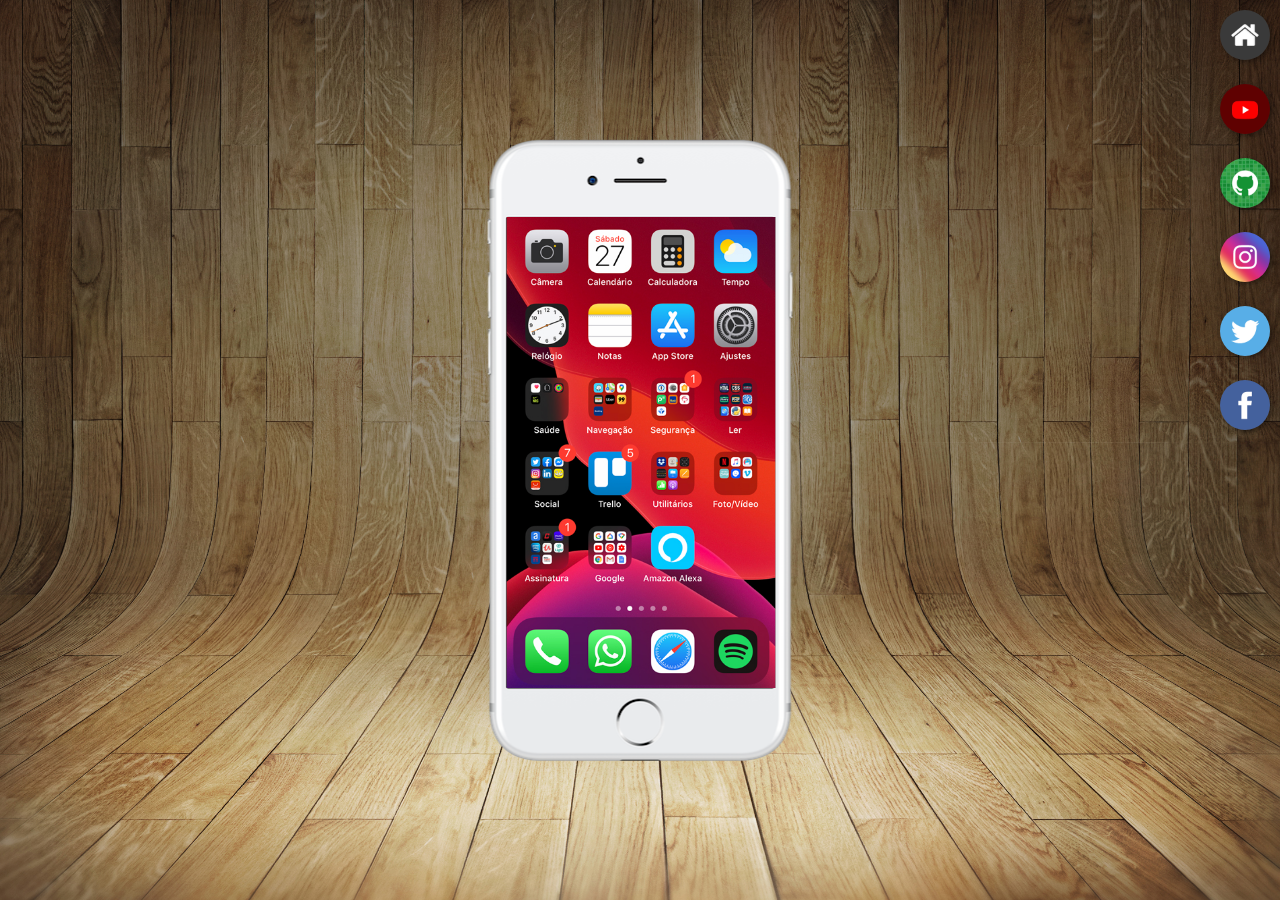
<file: index.html>
<!DOCTYPE html>
<html lang="Pt-br">
<head>
    <meta charset="UTF-8">
    <meta http-equiv="X-UA-Compatible" content="IE=edge">
    <meta name="viewport" content="width=device-width, initial-scale=1.0">
    <link rel="shortcut icon" href="imagens/favicon.ico" type="image/x-icon">
    <link rel="stylesheet" href="estilos/style.css">
    <title>Projetos redes sociais</title>
</head>
<body>
    <main>
        <section id="telefone">
            <iframe src="home.html" frameborder="0" name="tela" id="tela">Infelizmente o seu navegador não é compativel com esse recurso</iframe>
        </section>

        <section id="redes-sociais">
            <a href="home.html" target="tela"><img src="imagens/imagens/logo-home.jpg" alt="Botão Home"></a><br>
            <a href="youtube.html" target="tela"><img src="imagens/imagens/logo-youtube.jpg" alt="Botão YouTube"></a><br>
            <a href="github.html" target="tela"><img src="imagens/imagens/logo-github.jpg" alt=""></a><br>
            <a href="instagram.html" target="tela"><img src="imagens/imagens/logo-instagram.jpg" alt=""></a><br>
            <a href="twitter.html" target="tela"><img src="imagens/imagens/logo-twitter.jpg" alt=""></a><br>
            <a href="facebook.html" target="tela"><img src="imagens/imagens/logo-facebook.jpg" alt=""></a>
        </section>
    </main>
</body>
</html>
</file>
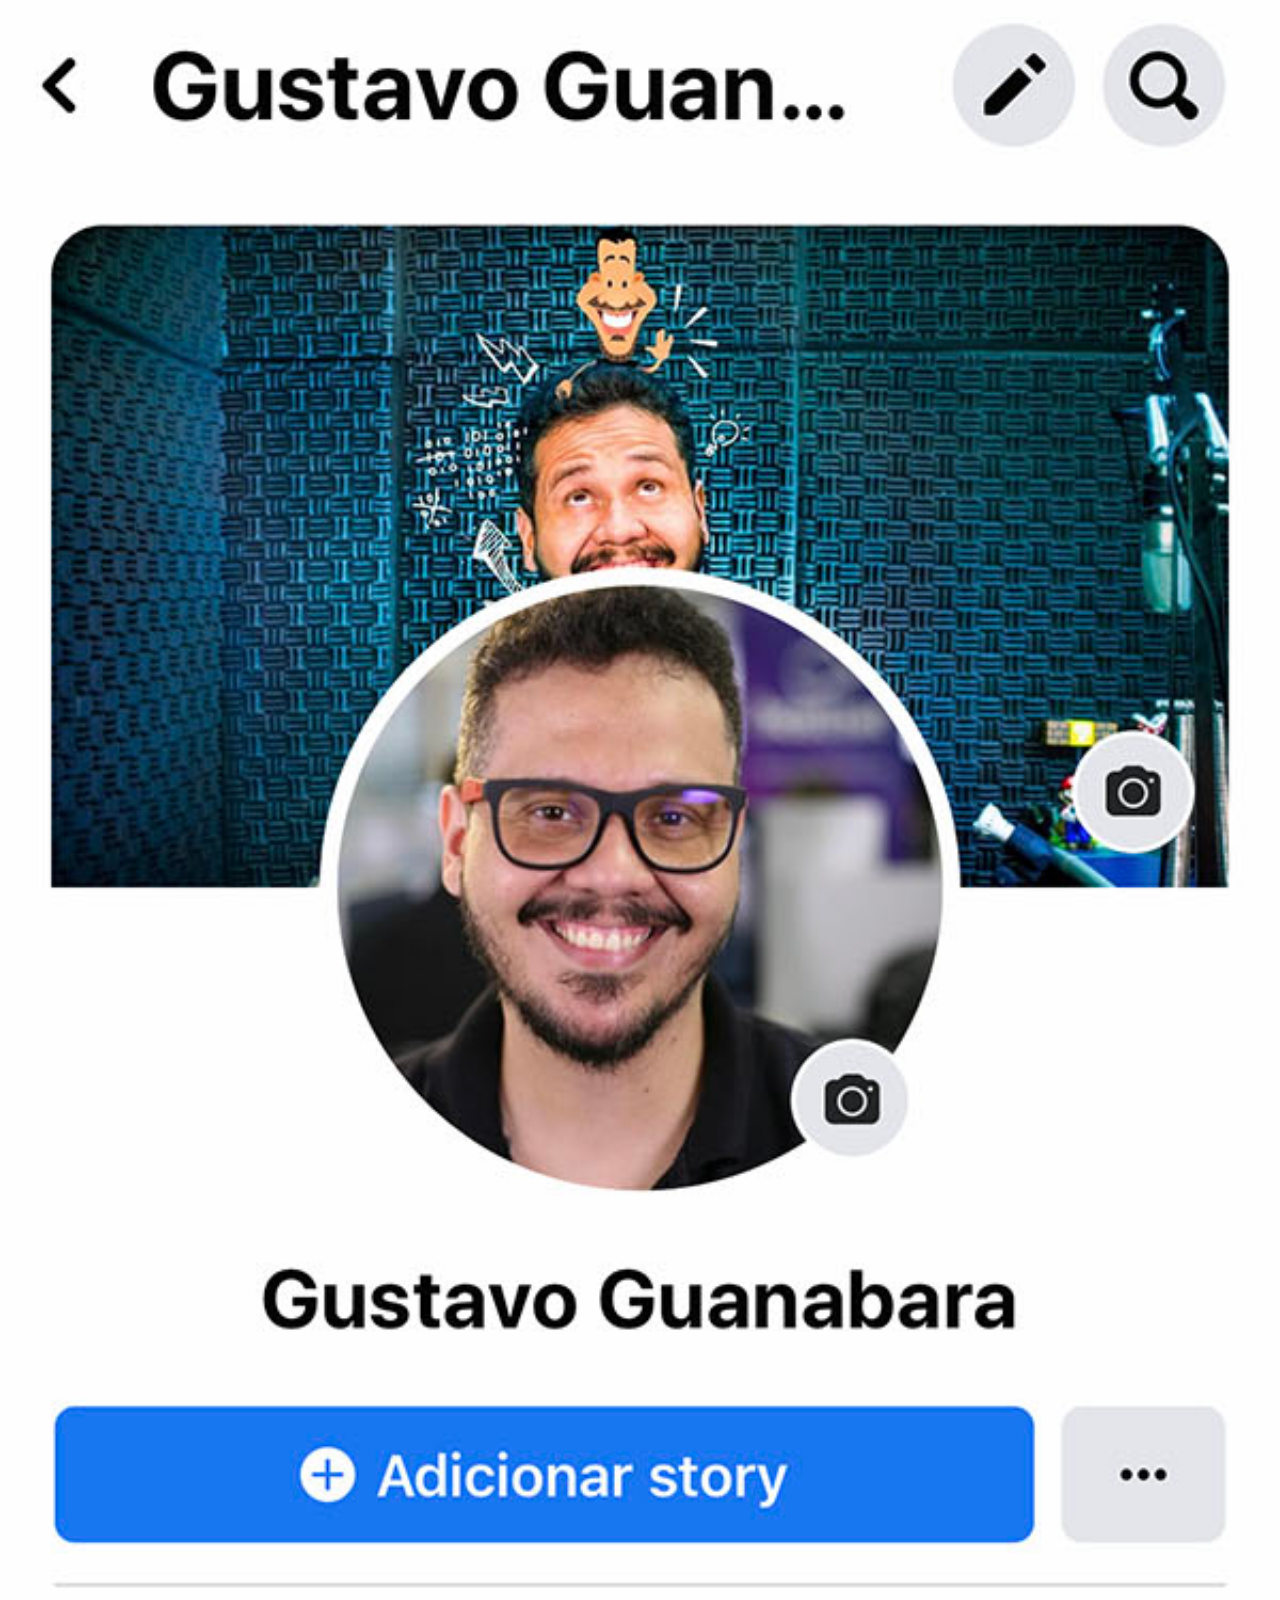
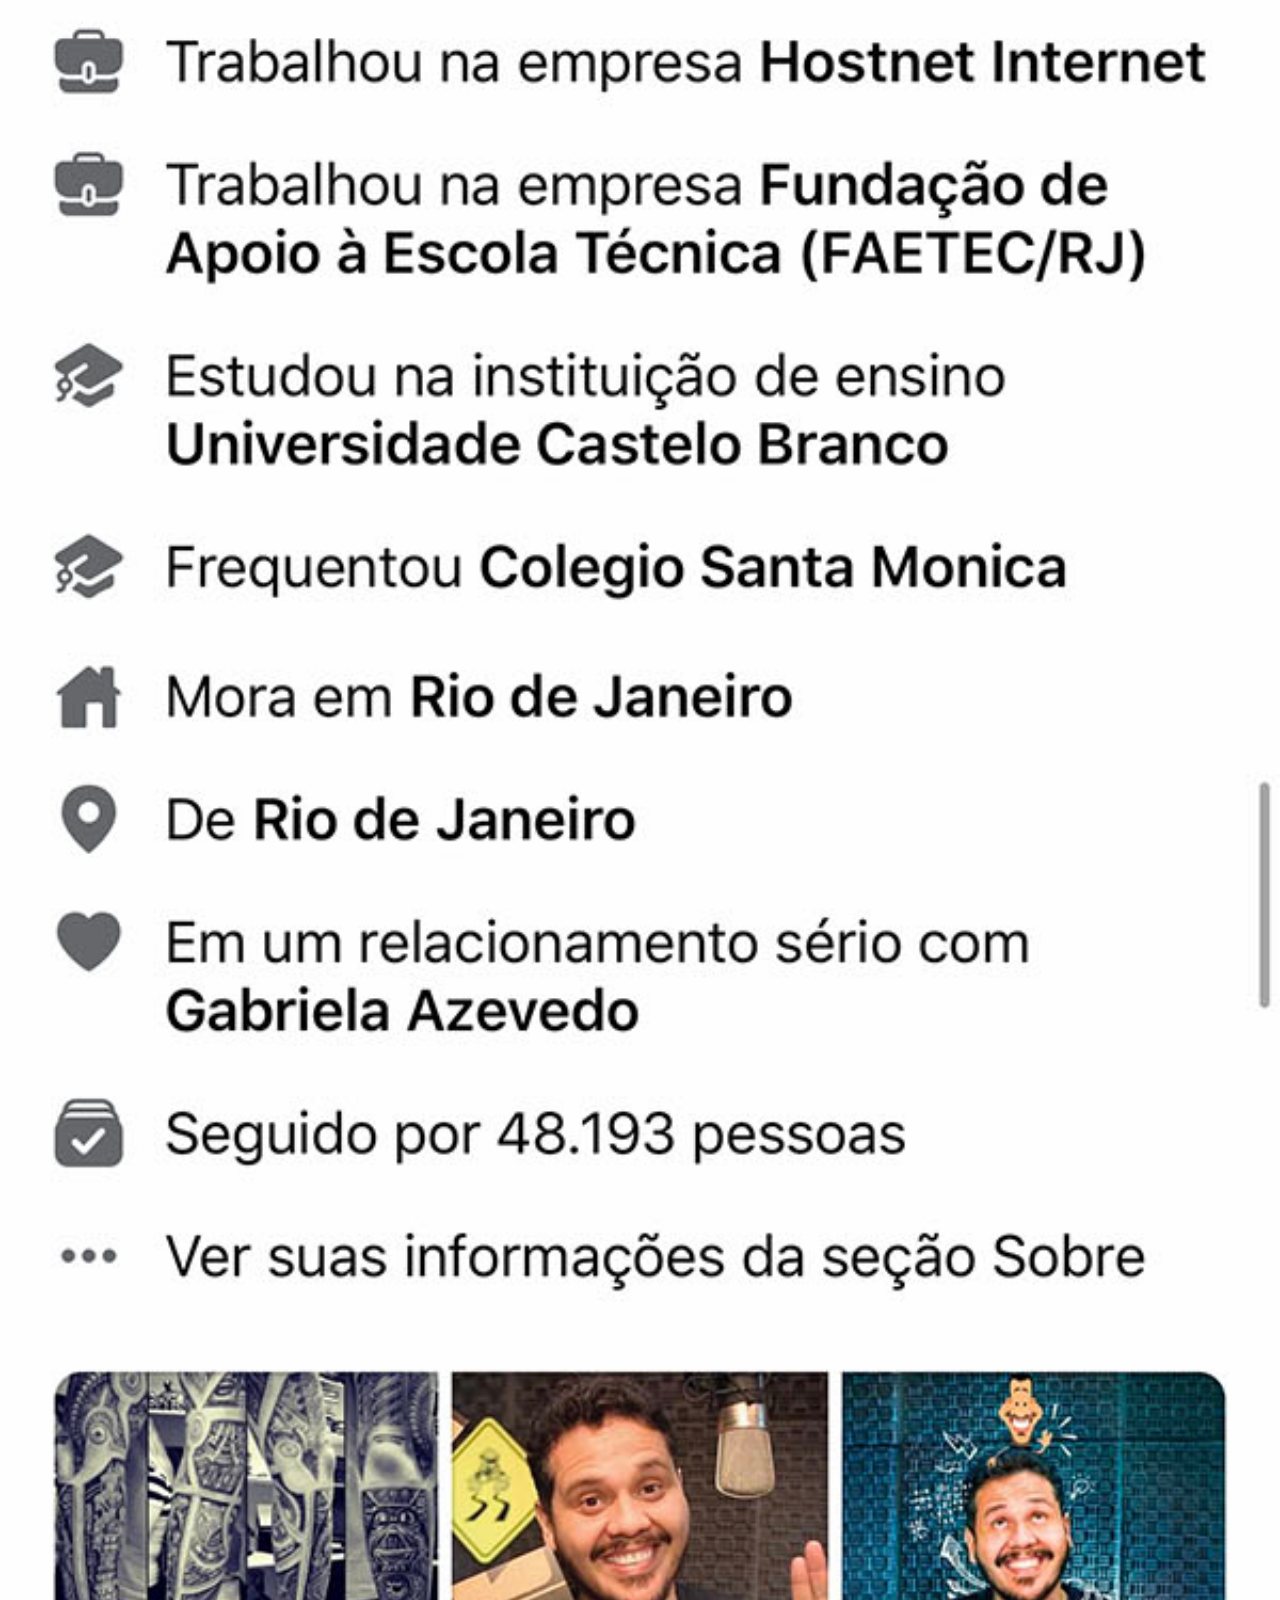
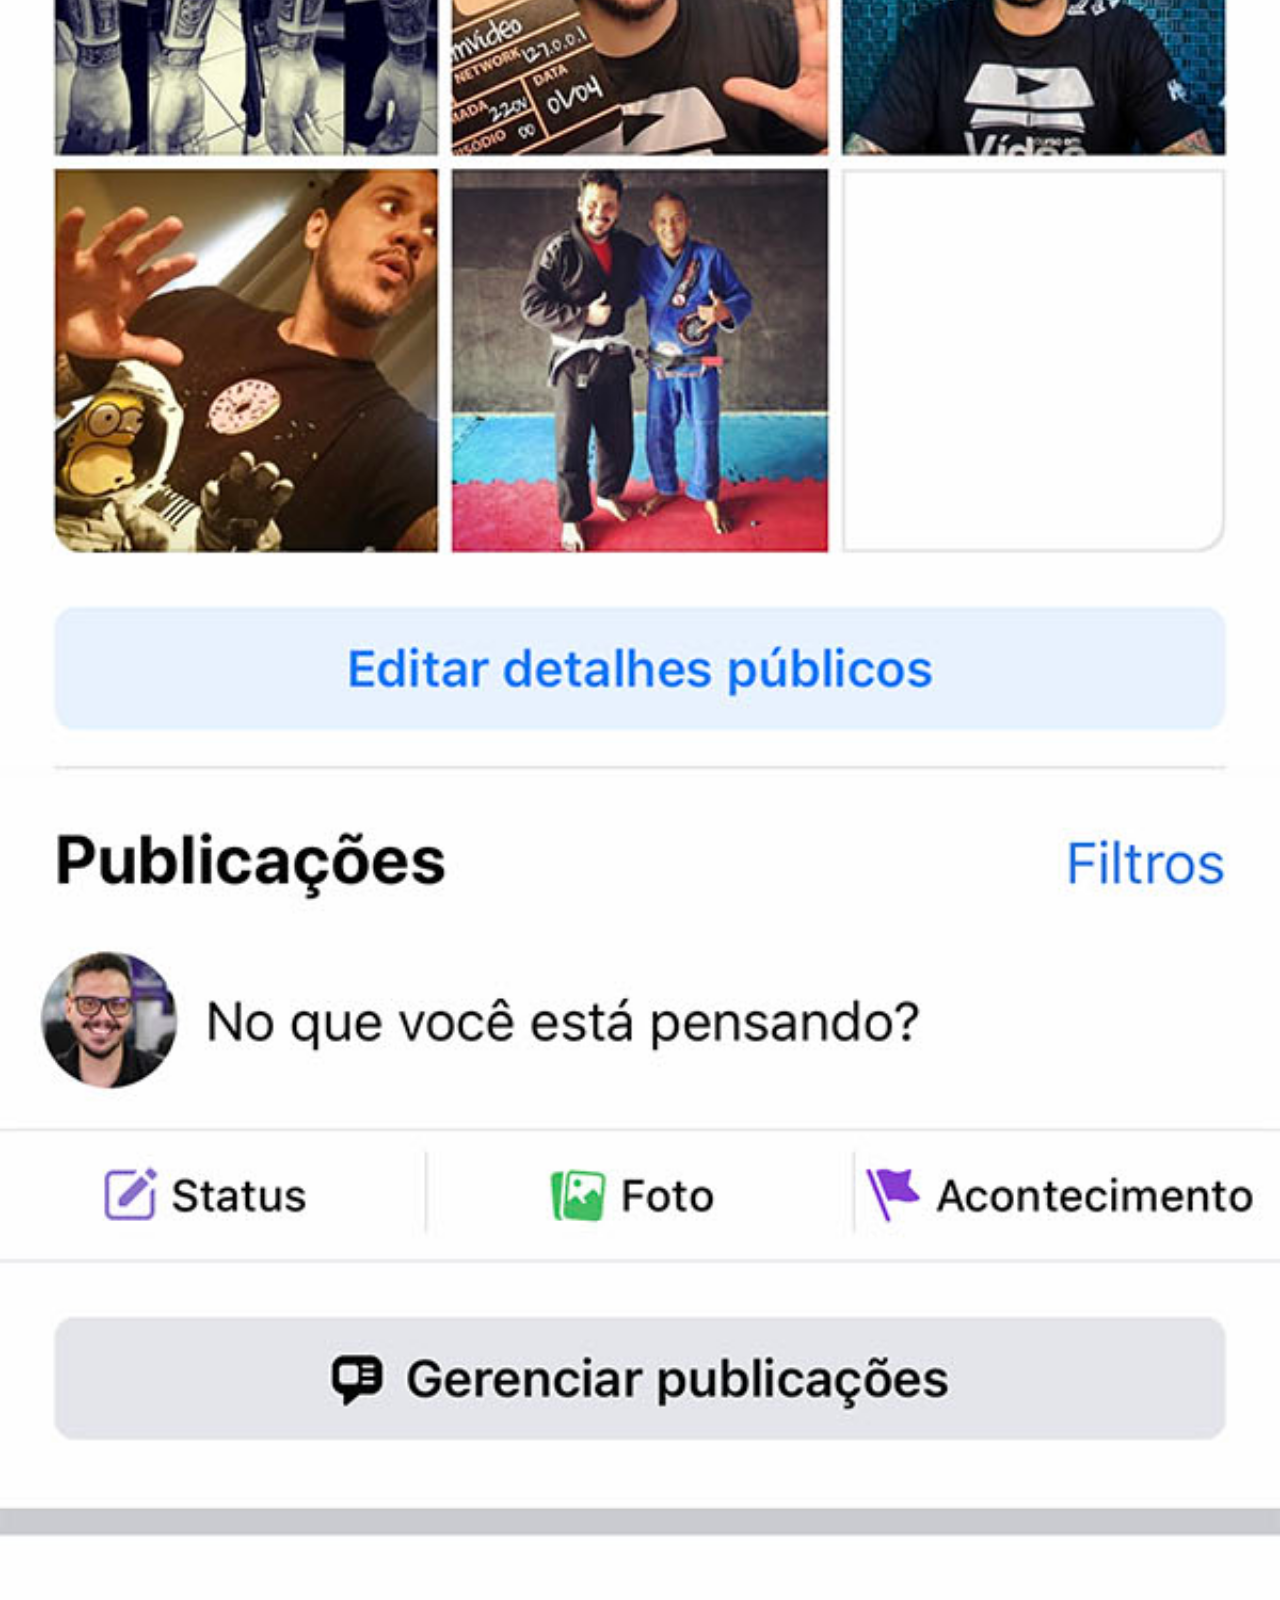
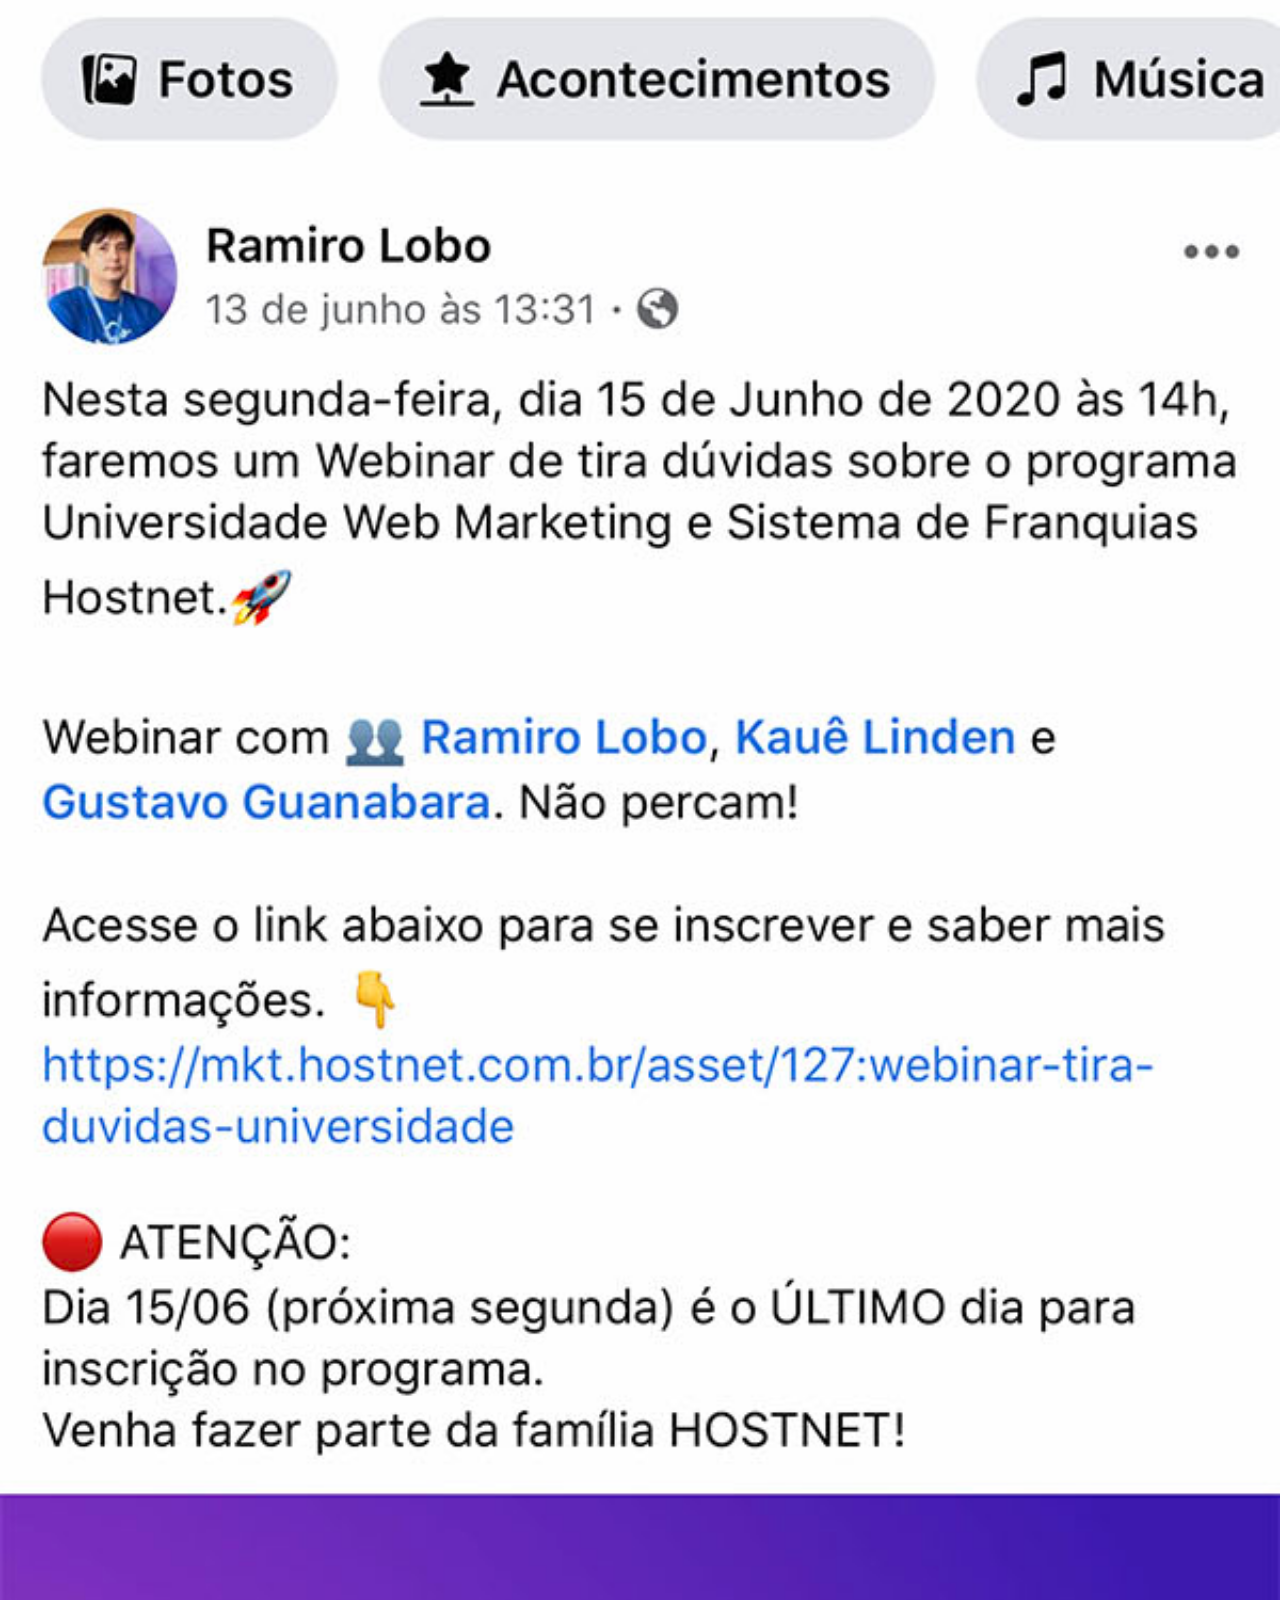
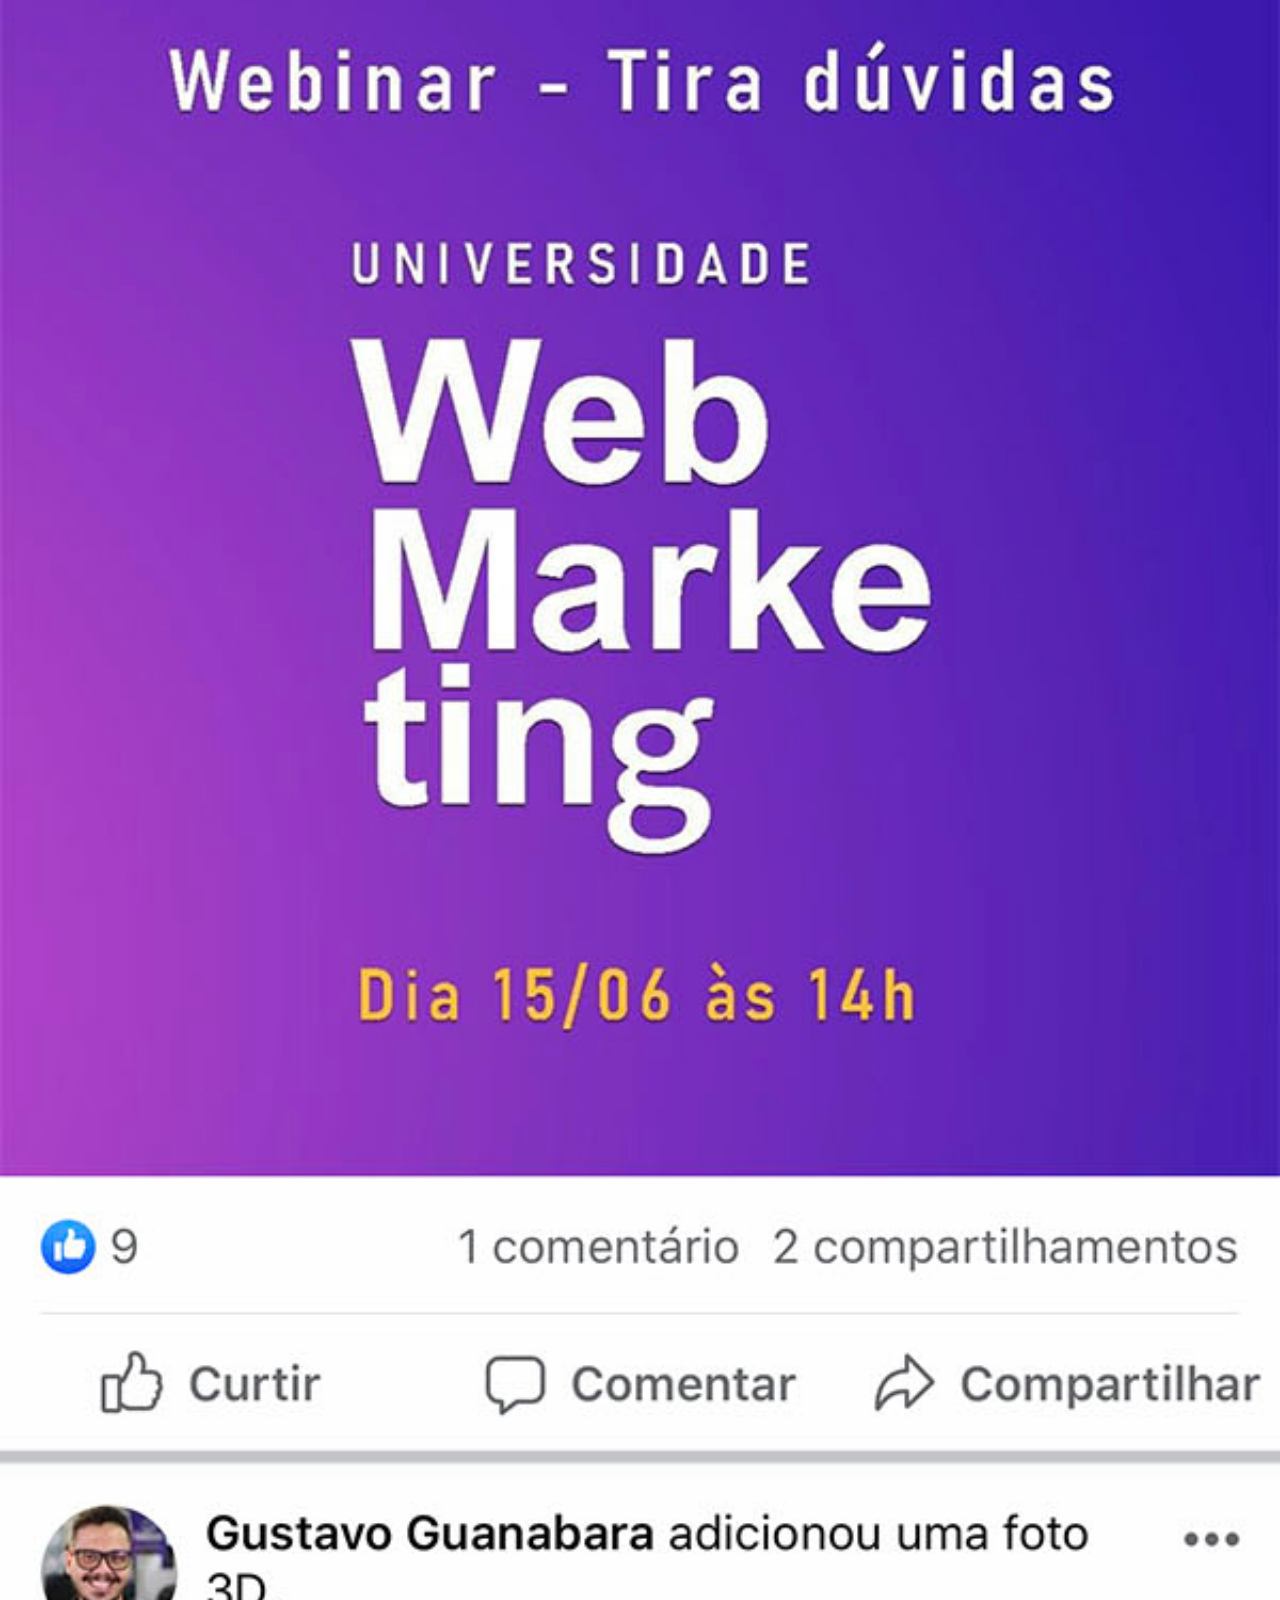
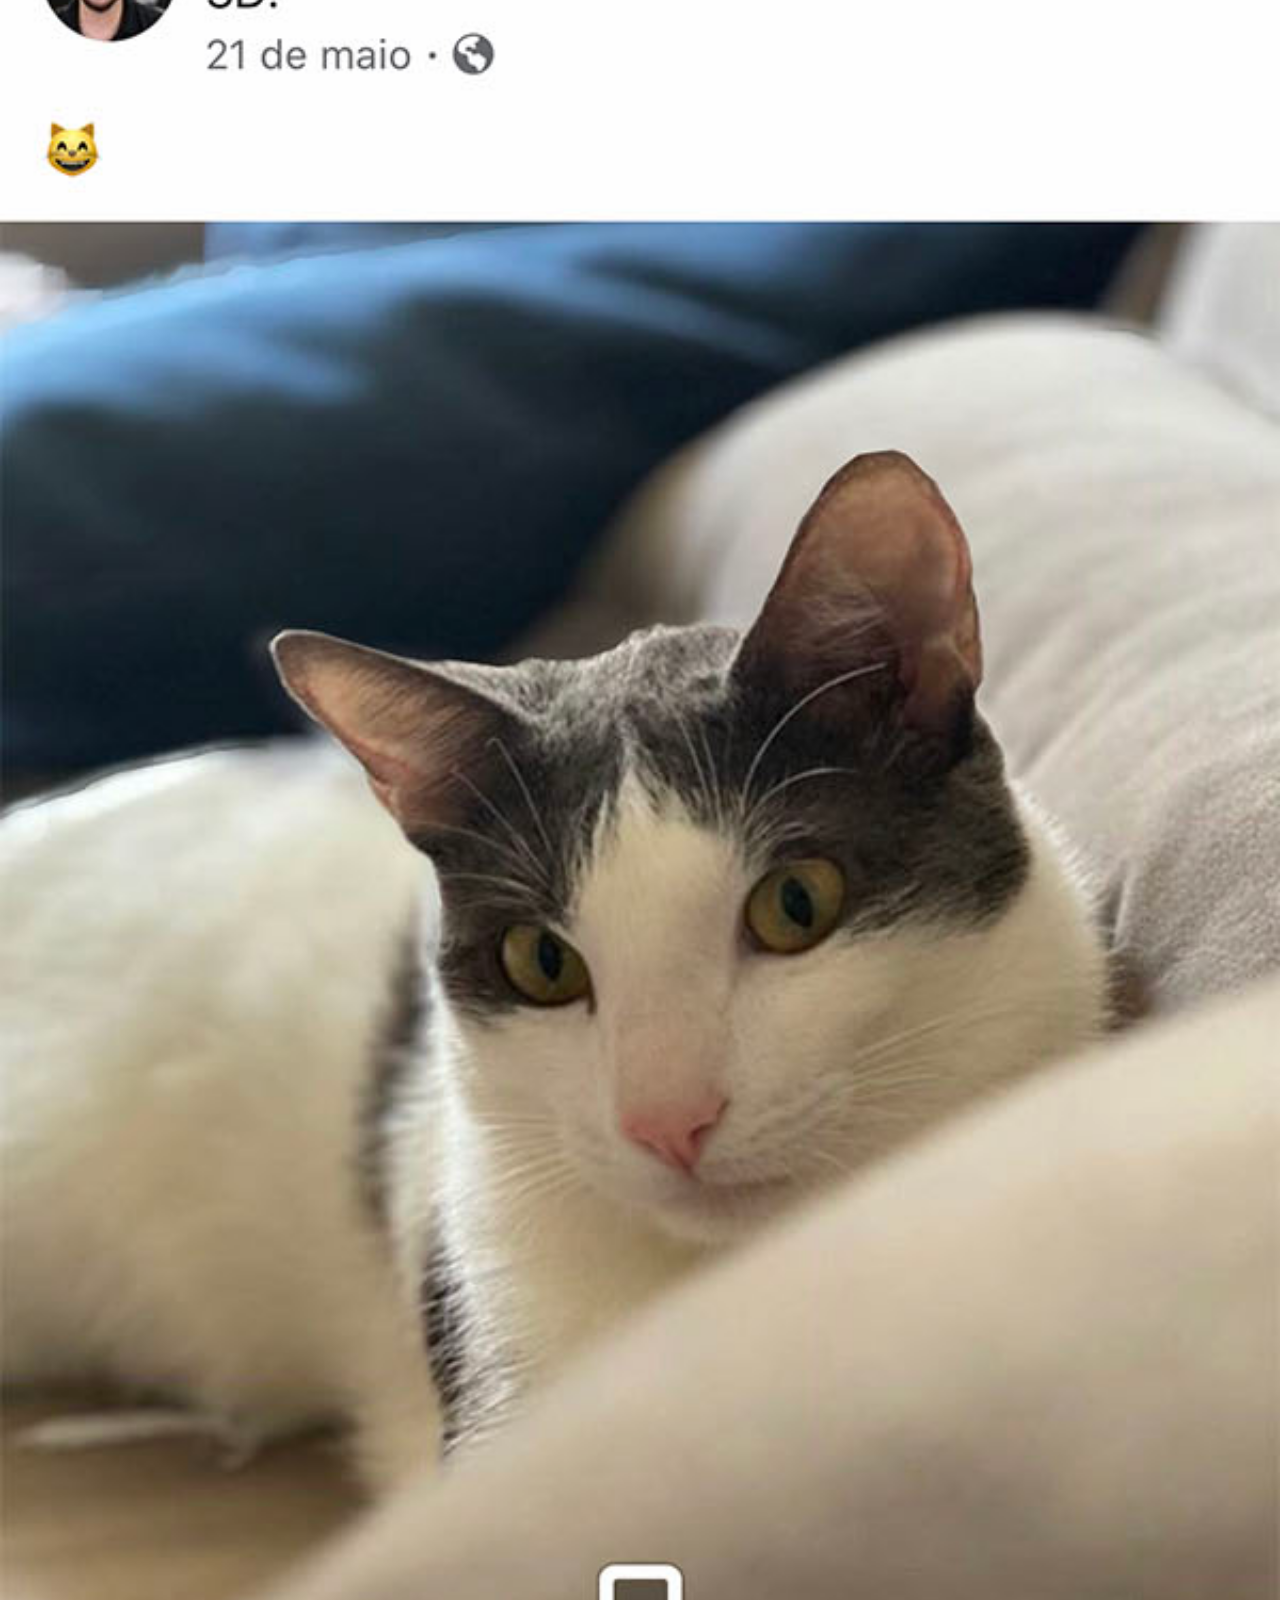
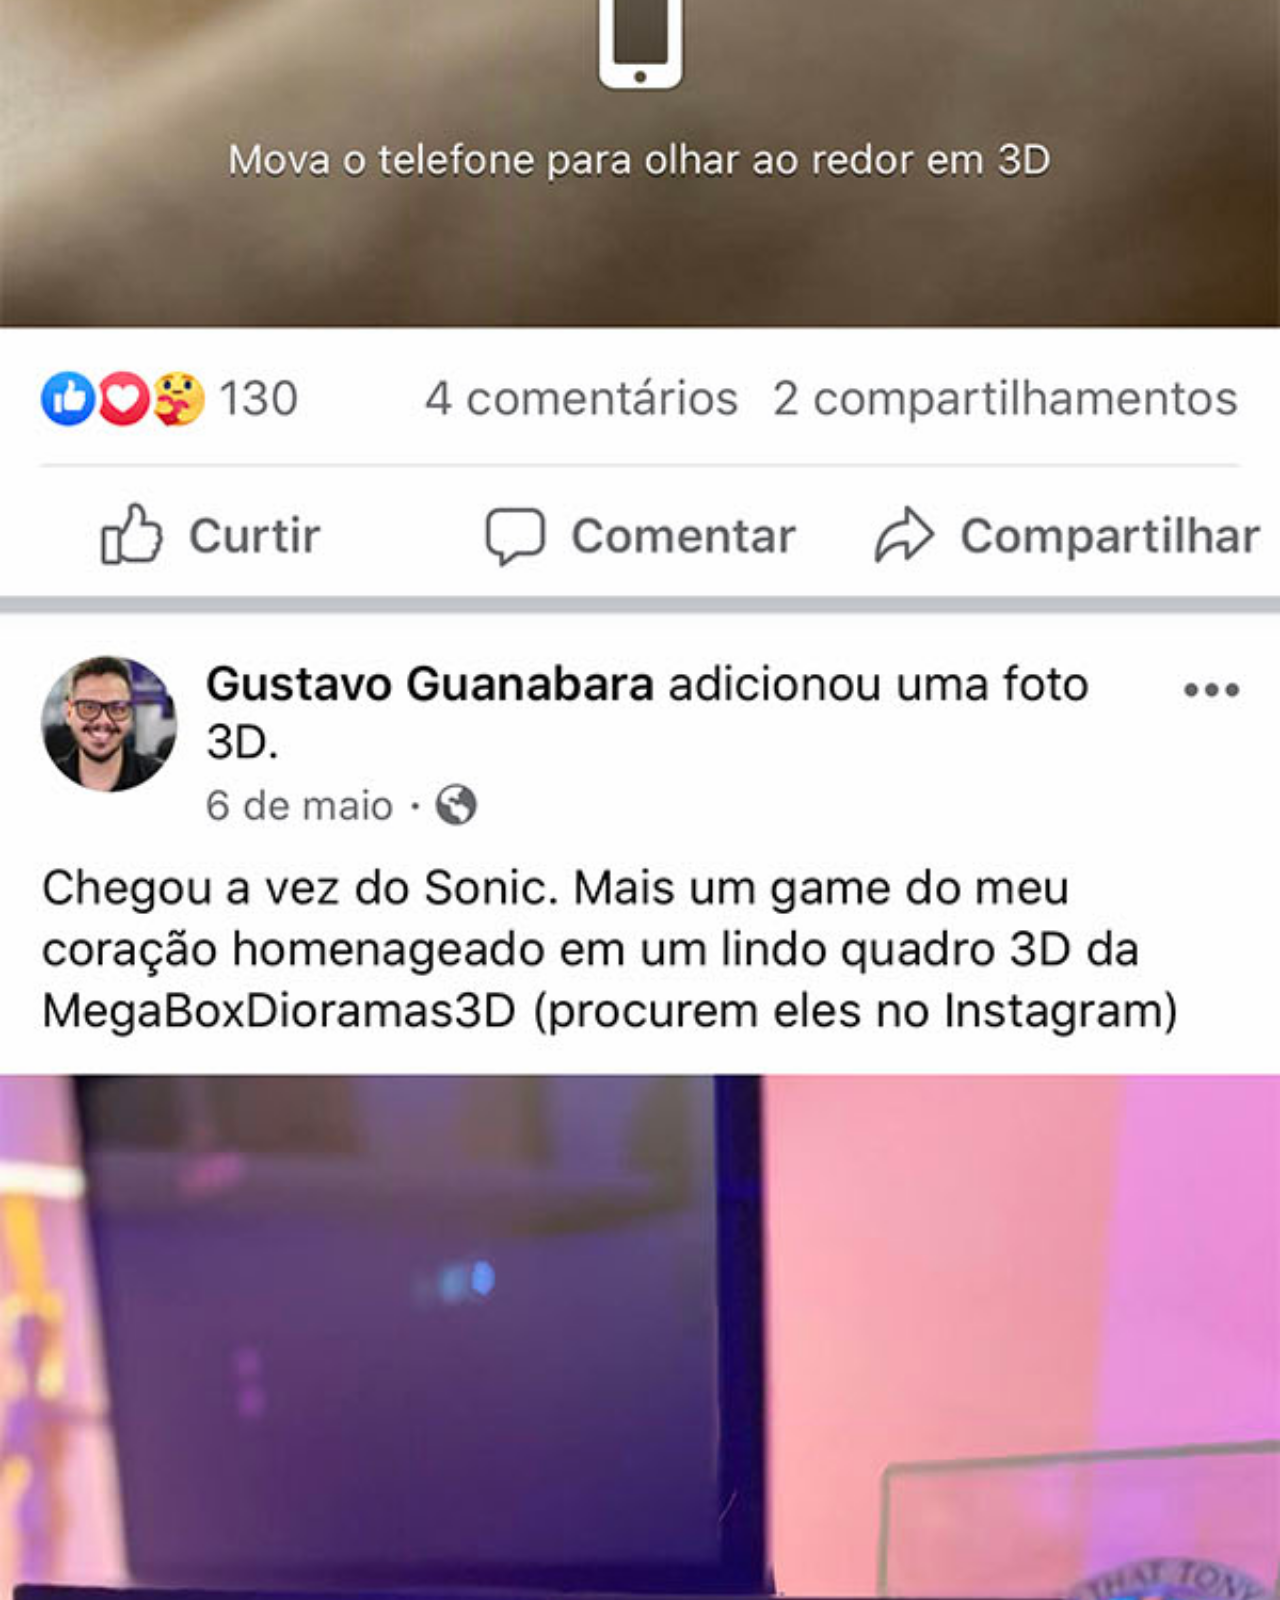
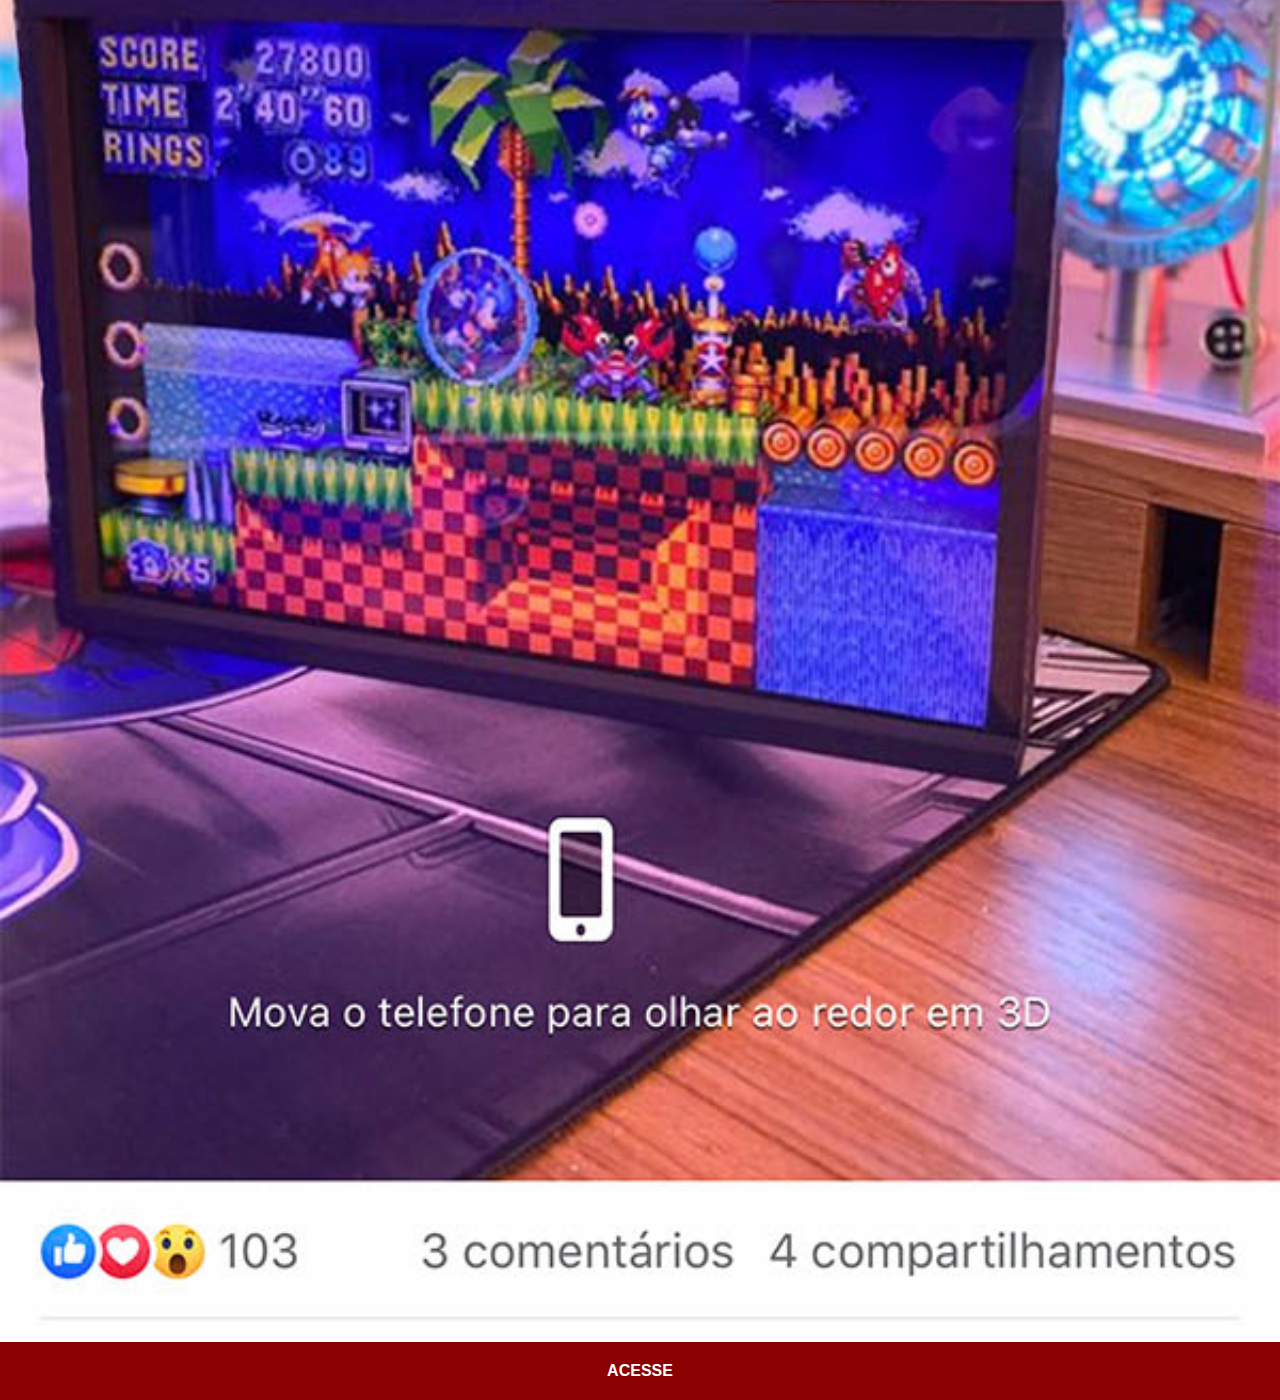
<file: facebook.html>
<!DOCTYPE html>
<html lang="Pt-br">
<head>
    <meta charset="UTF-8">
    <meta http-equiv="X-UA-Compatible" content="IE=edge">
    <meta name="viewport" content="width=device-width, initial-scale=1.0">
    <link rel="stylesheet" href="estilos/social.css">
    <title>YouTube</title>
</head>
<body>
    <img src="imagens/imagens/tela-facebook.jpg" alt="tela do youtube">
    <a href="https://www.youtube.com/user/cursoemvideo/playlists" target="_blank">ACESSE</a>
</body>
</html>
</file>
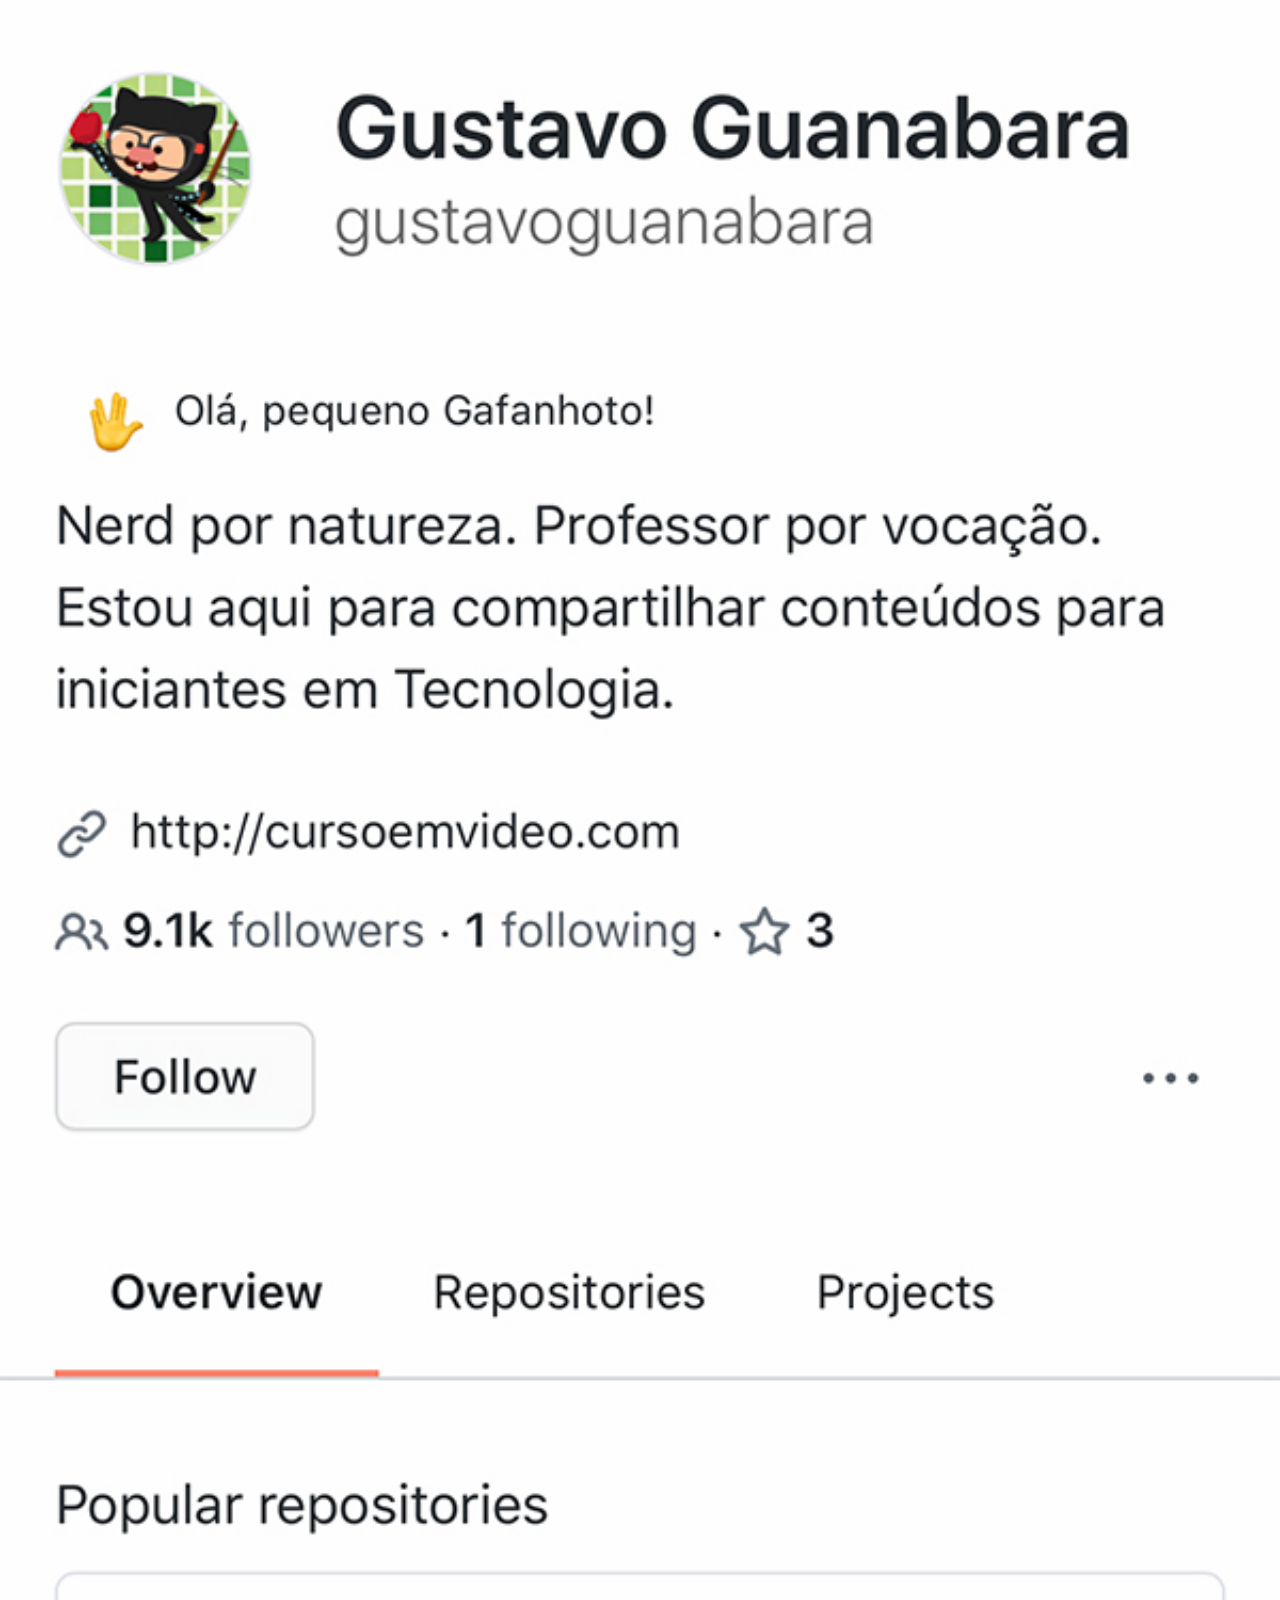
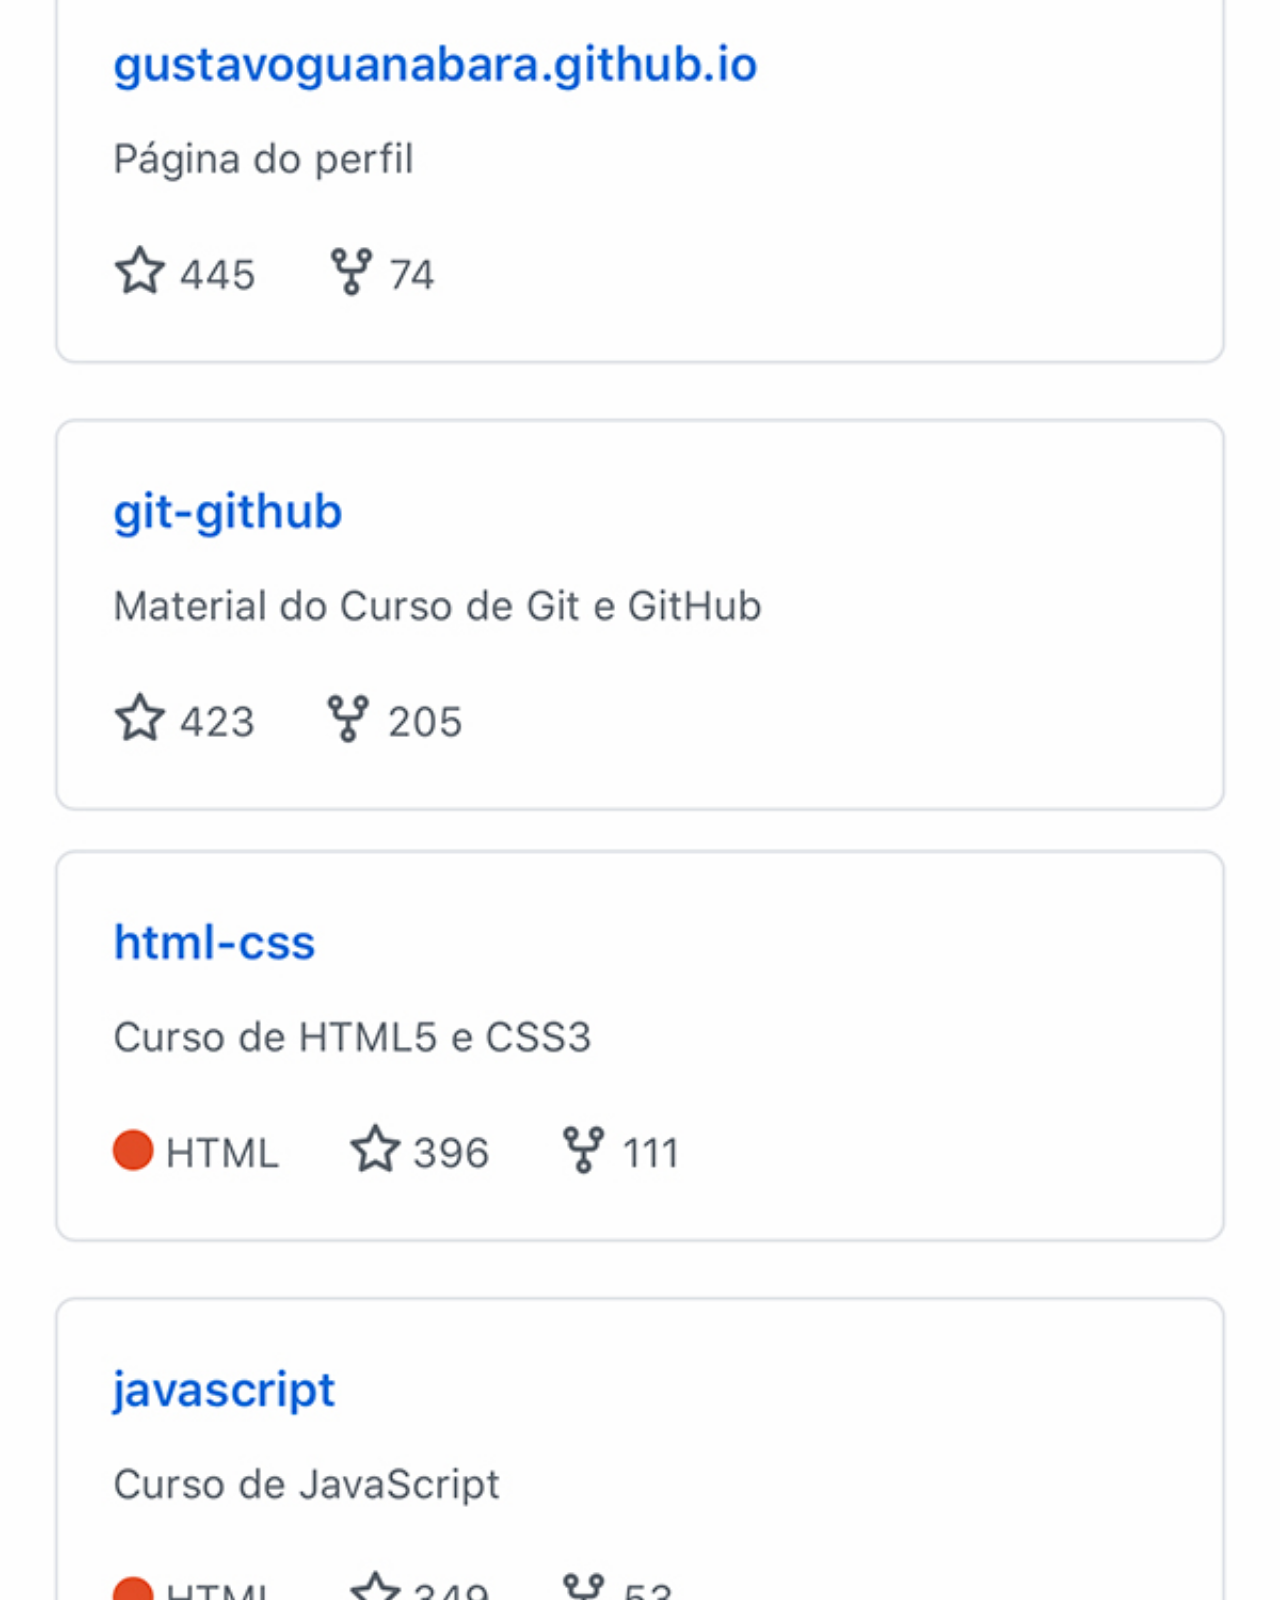
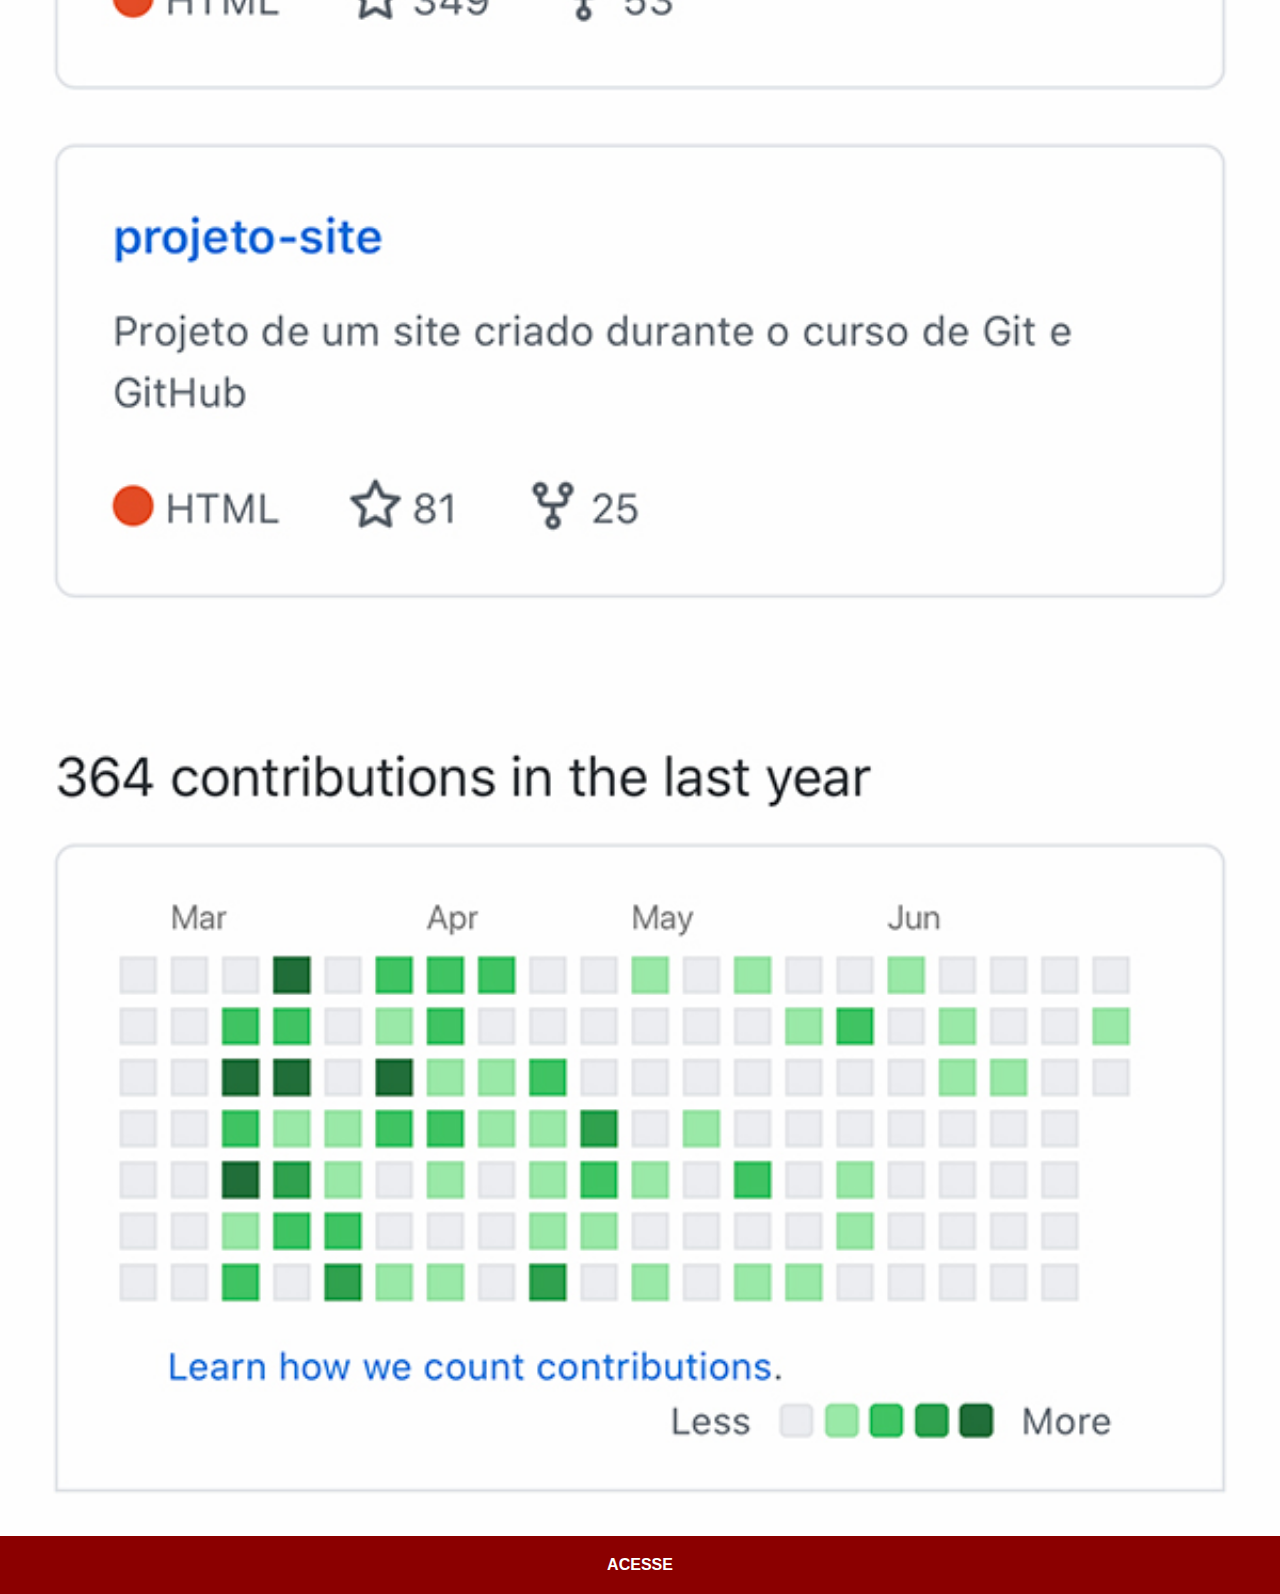
<file: github.html>
<!DOCTYPE html>
<html lang="Pt-br">
<head>
    <meta charset="UTF-8">
    <meta http-equiv="X-UA-Compatible" content="IE=edge">
    <meta name="viewport" content="width=device-width, initial-scale=1.0">
    <link rel="stylesheet" href="estilos/social.css">
    <title>github</title>
</head>
<body>
    <img src="imagens/imagens/tela-github.jpg" alt="tela do youtube">
    <a href="https://www.youtube.com/user/cursoemvideo/playlists" target="_blank">ACESSE</a>
</body>
</html>
</file>
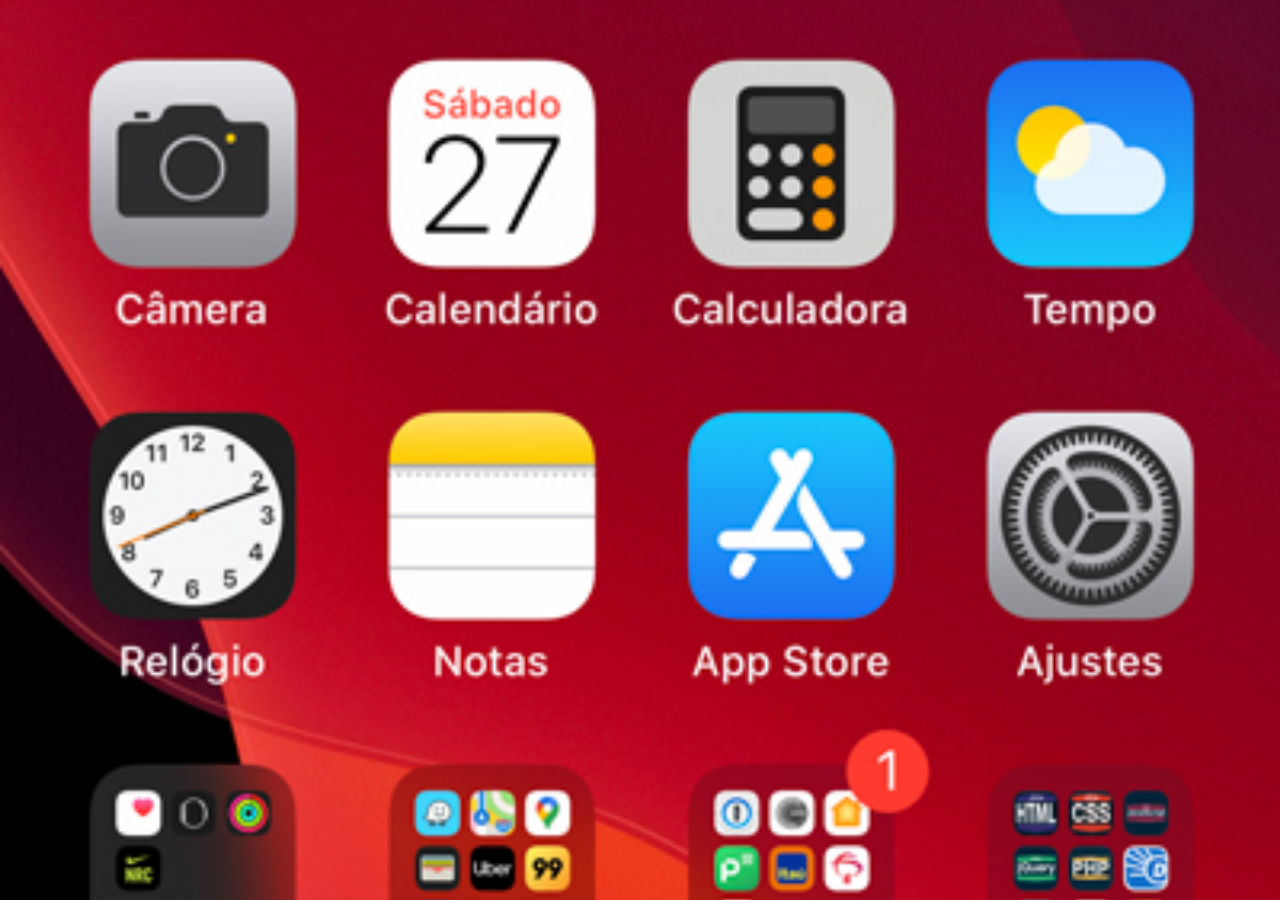
<file: home.html>
<!DOCTYPE html>
<html lang="pt-br">
<head>
    <meta charset="UTF-8">
    <meta http-equiv="X-UA-Compatible" content="IE=edge">
    <meta name="viewport" content="width=device-width, initial-scale=1.0">
    <title>Home</title>
</head>
<style>
    * {
        margin: 0;
        padding: 0;
    }

    body {
        width: 100vw;
        height: 100vh;
        background: black url(imagens/imagens/tela-home.jpg) no-repeat top center;
        background-size: cover;
    }
</style>
<body>
    
</body>
</html>
</file>
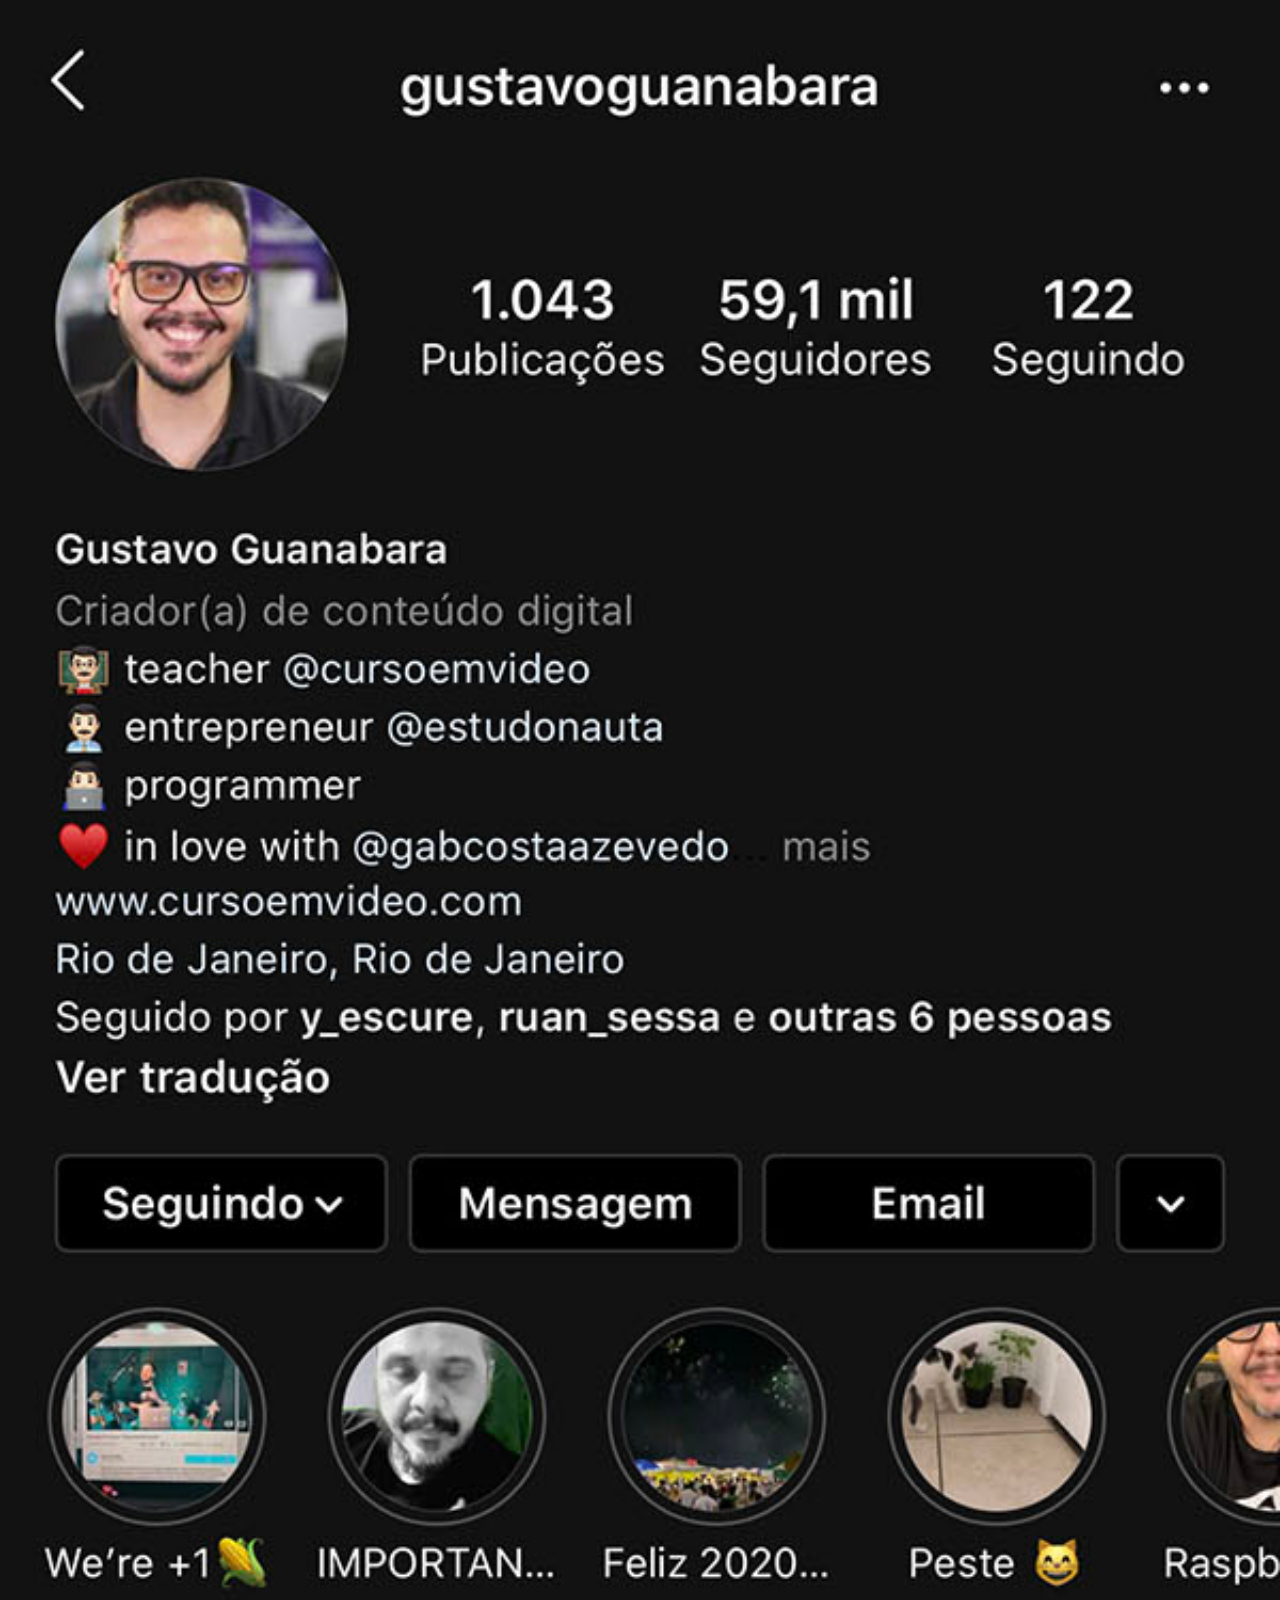
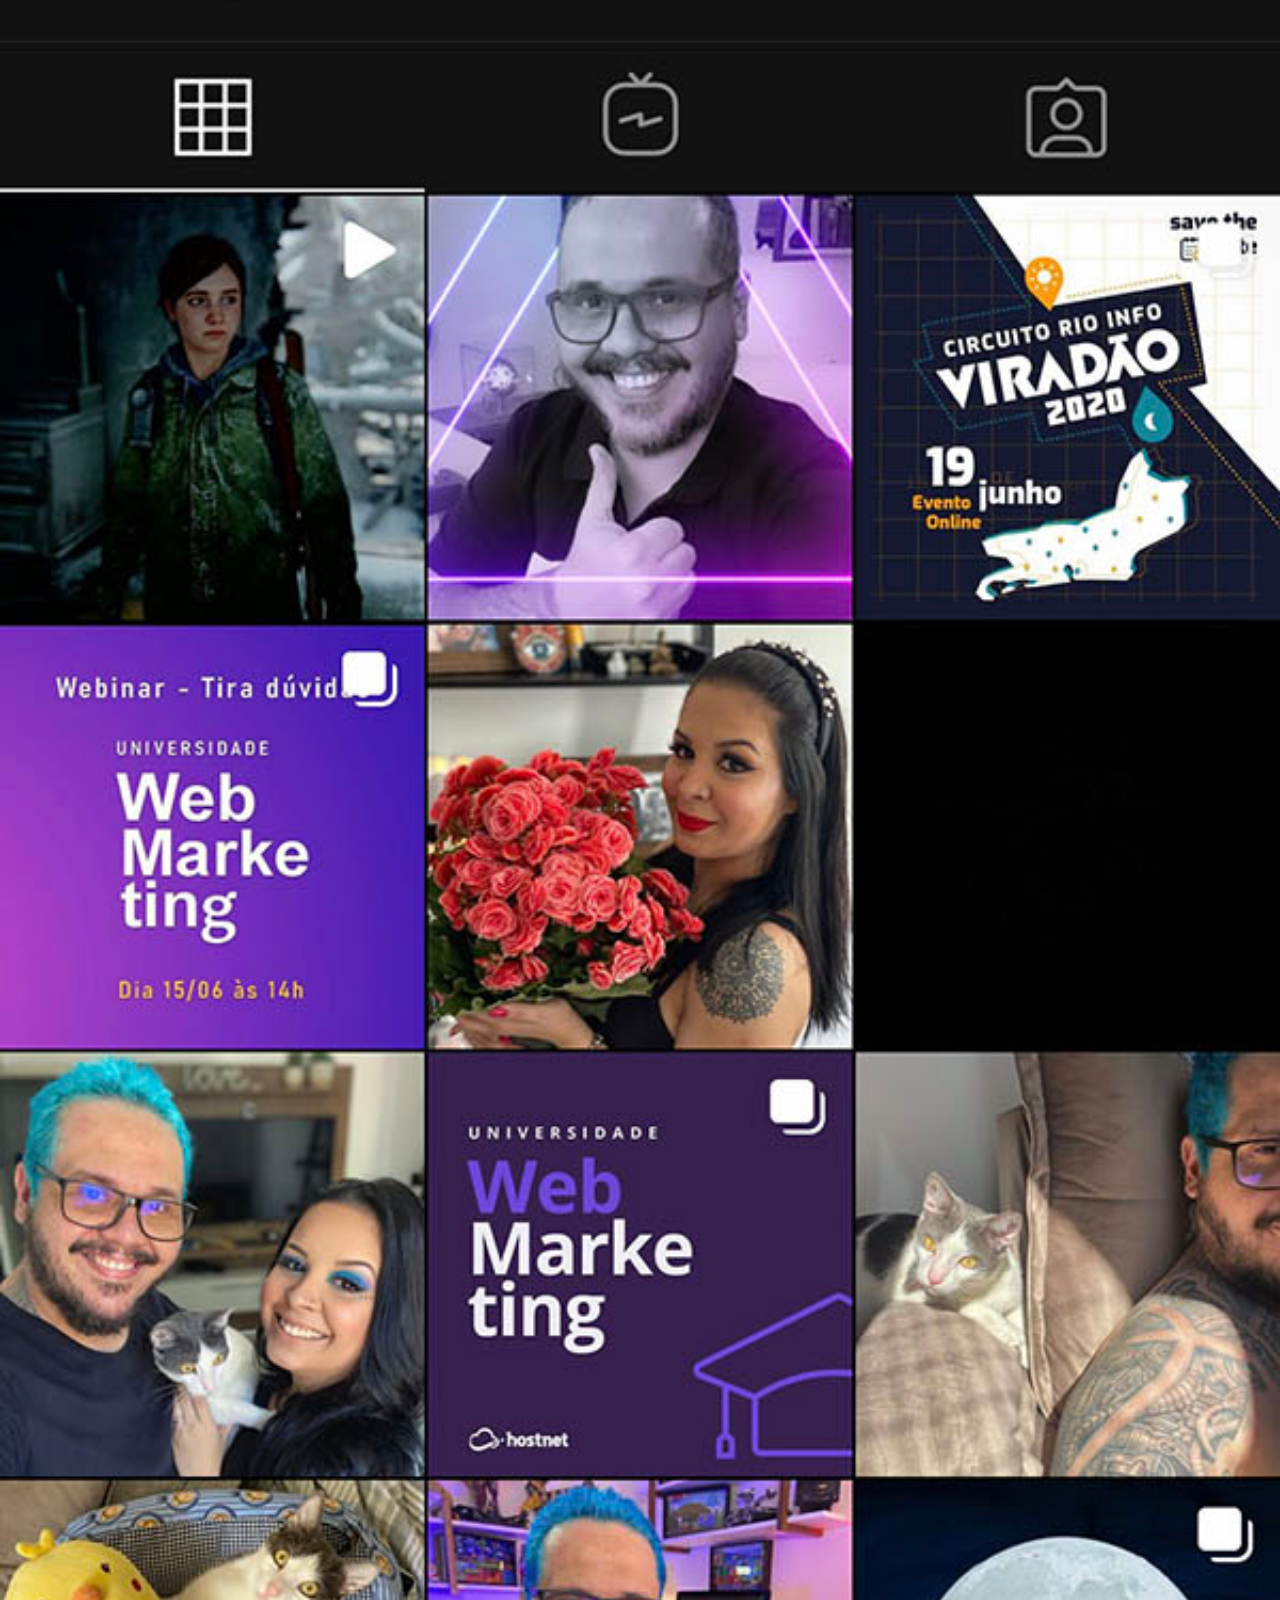
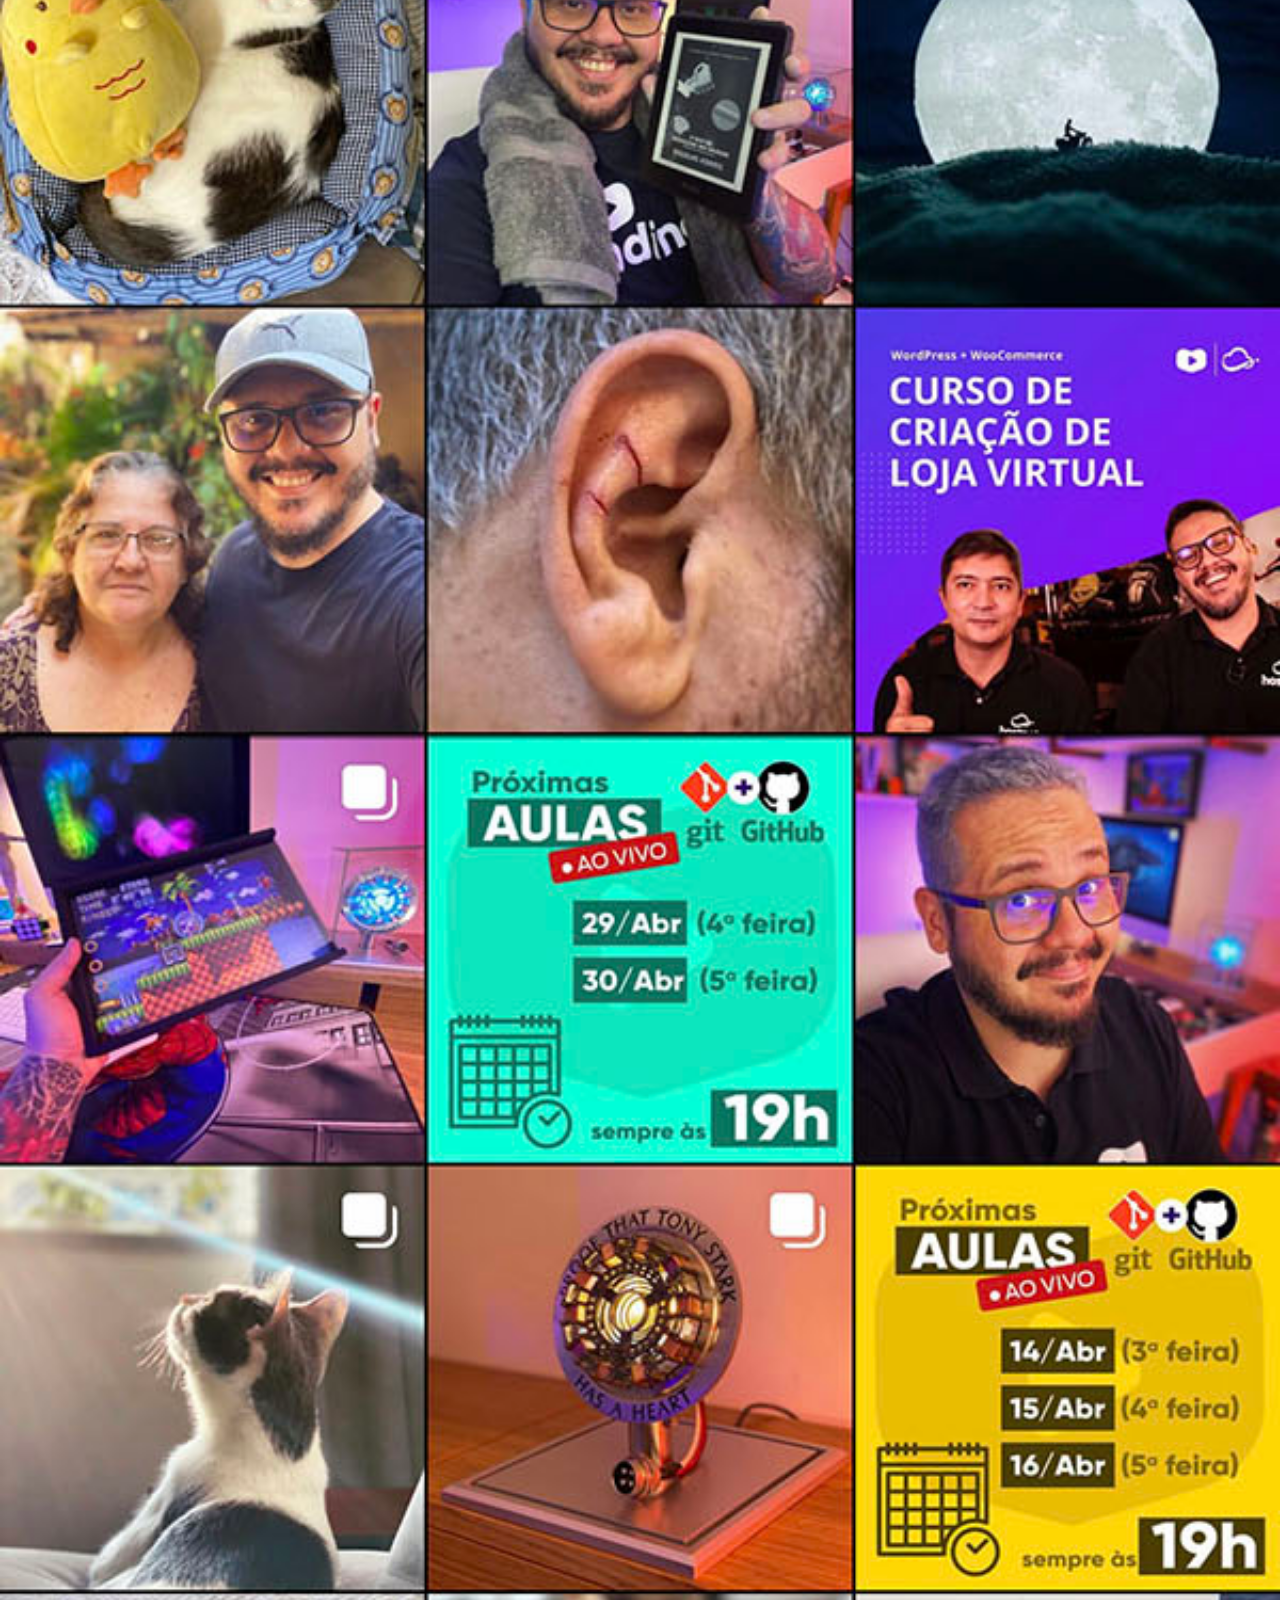
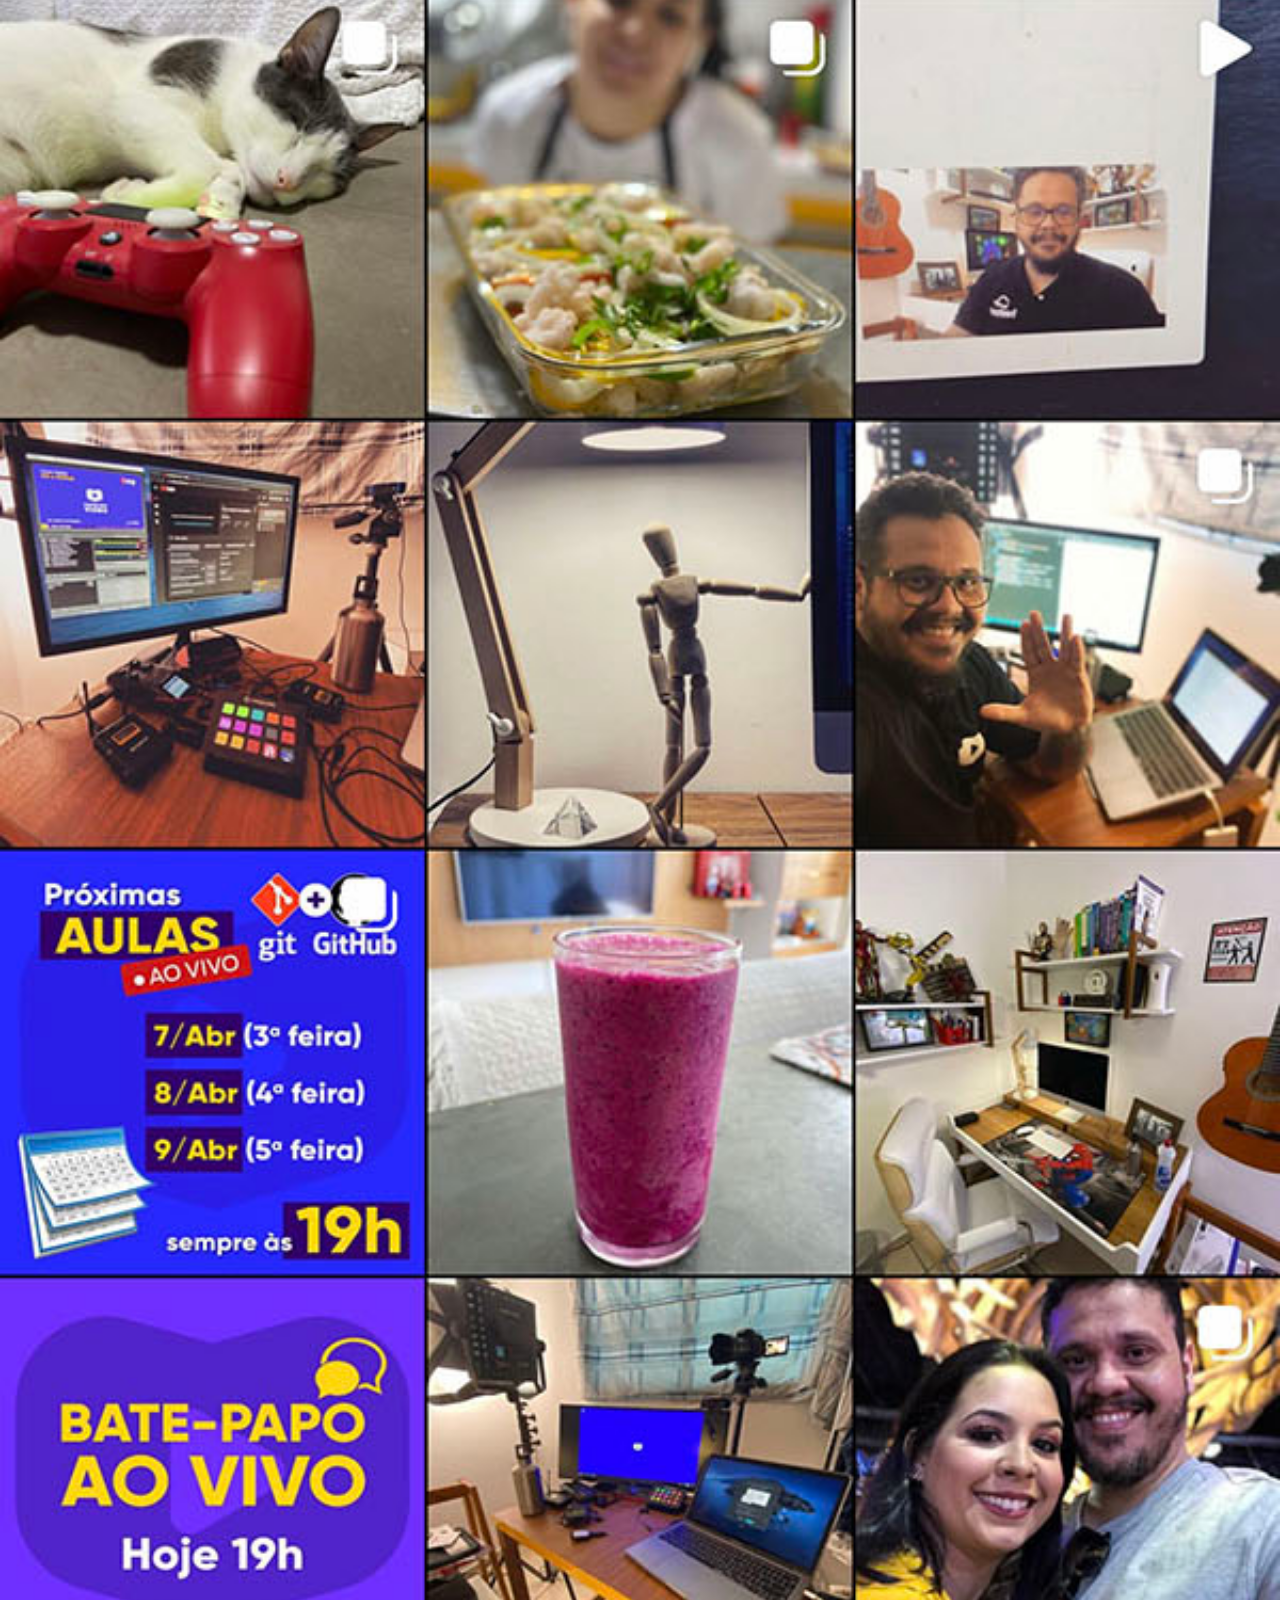
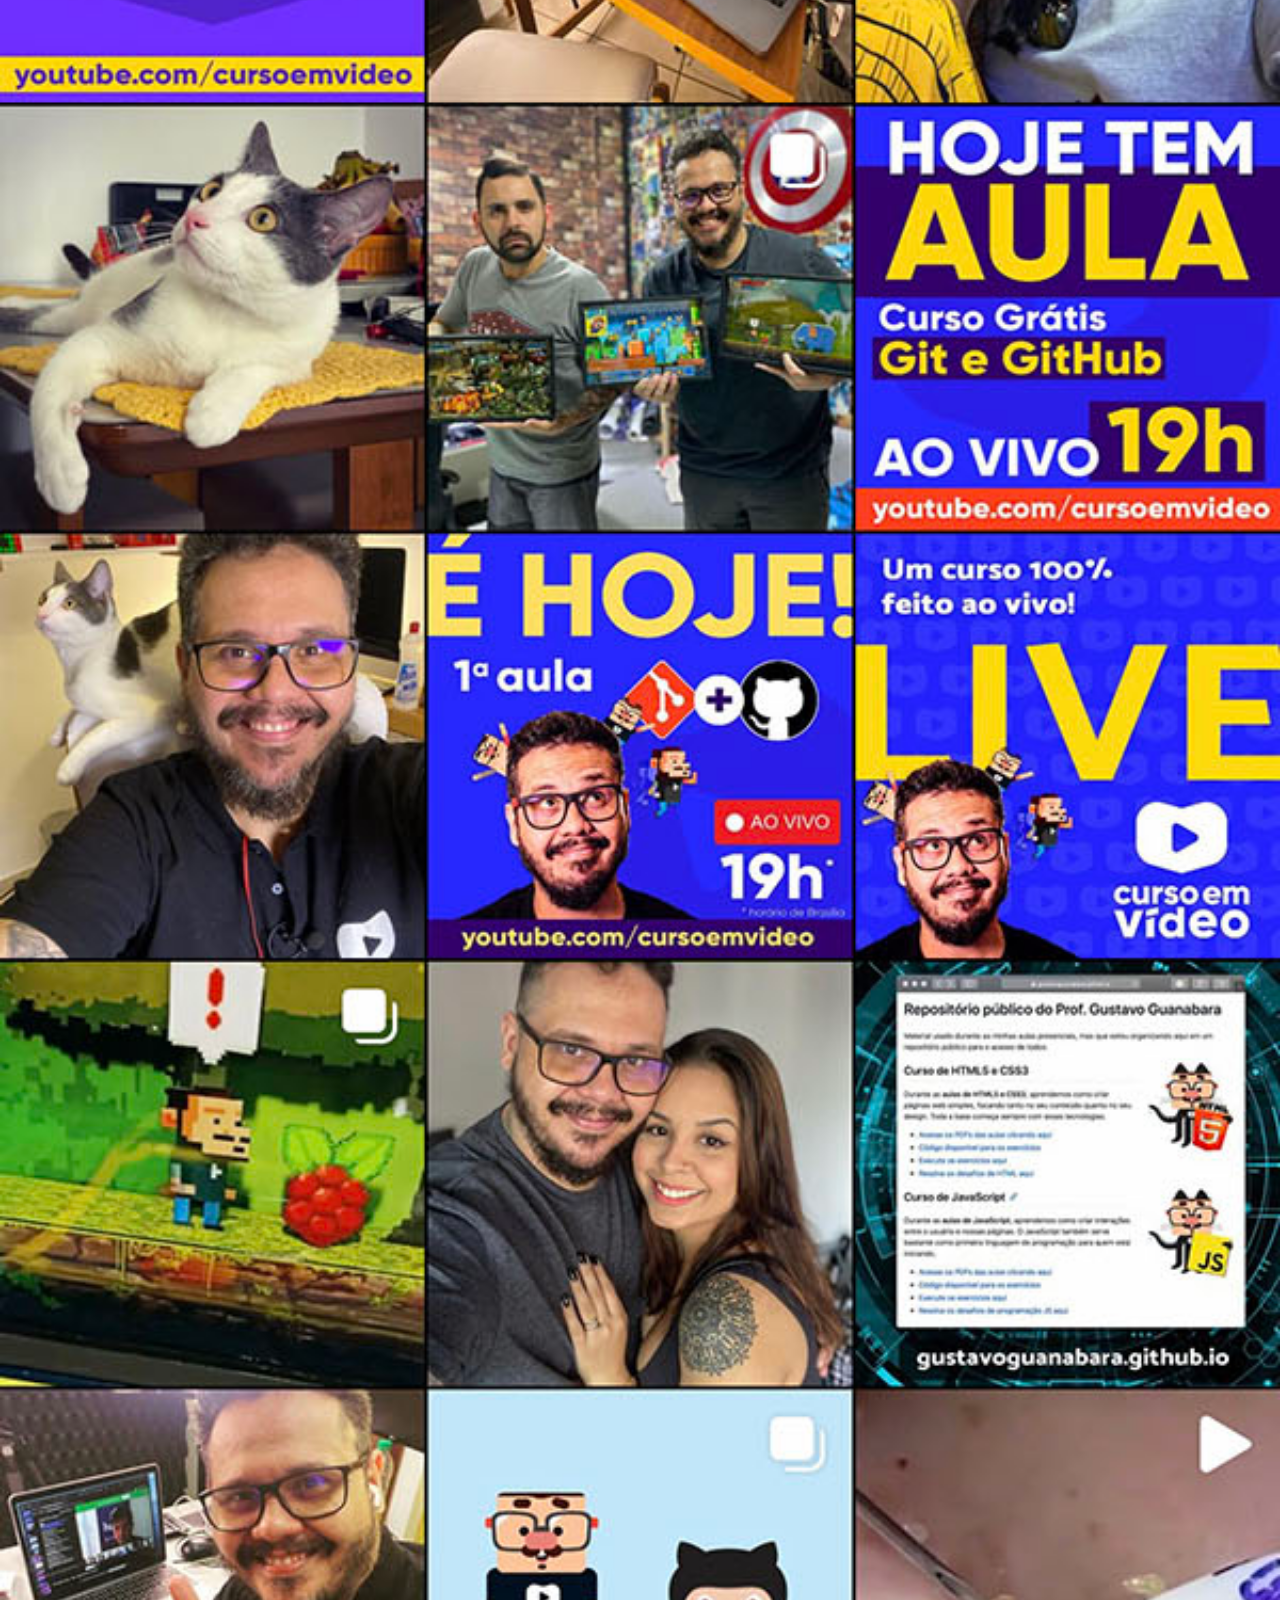
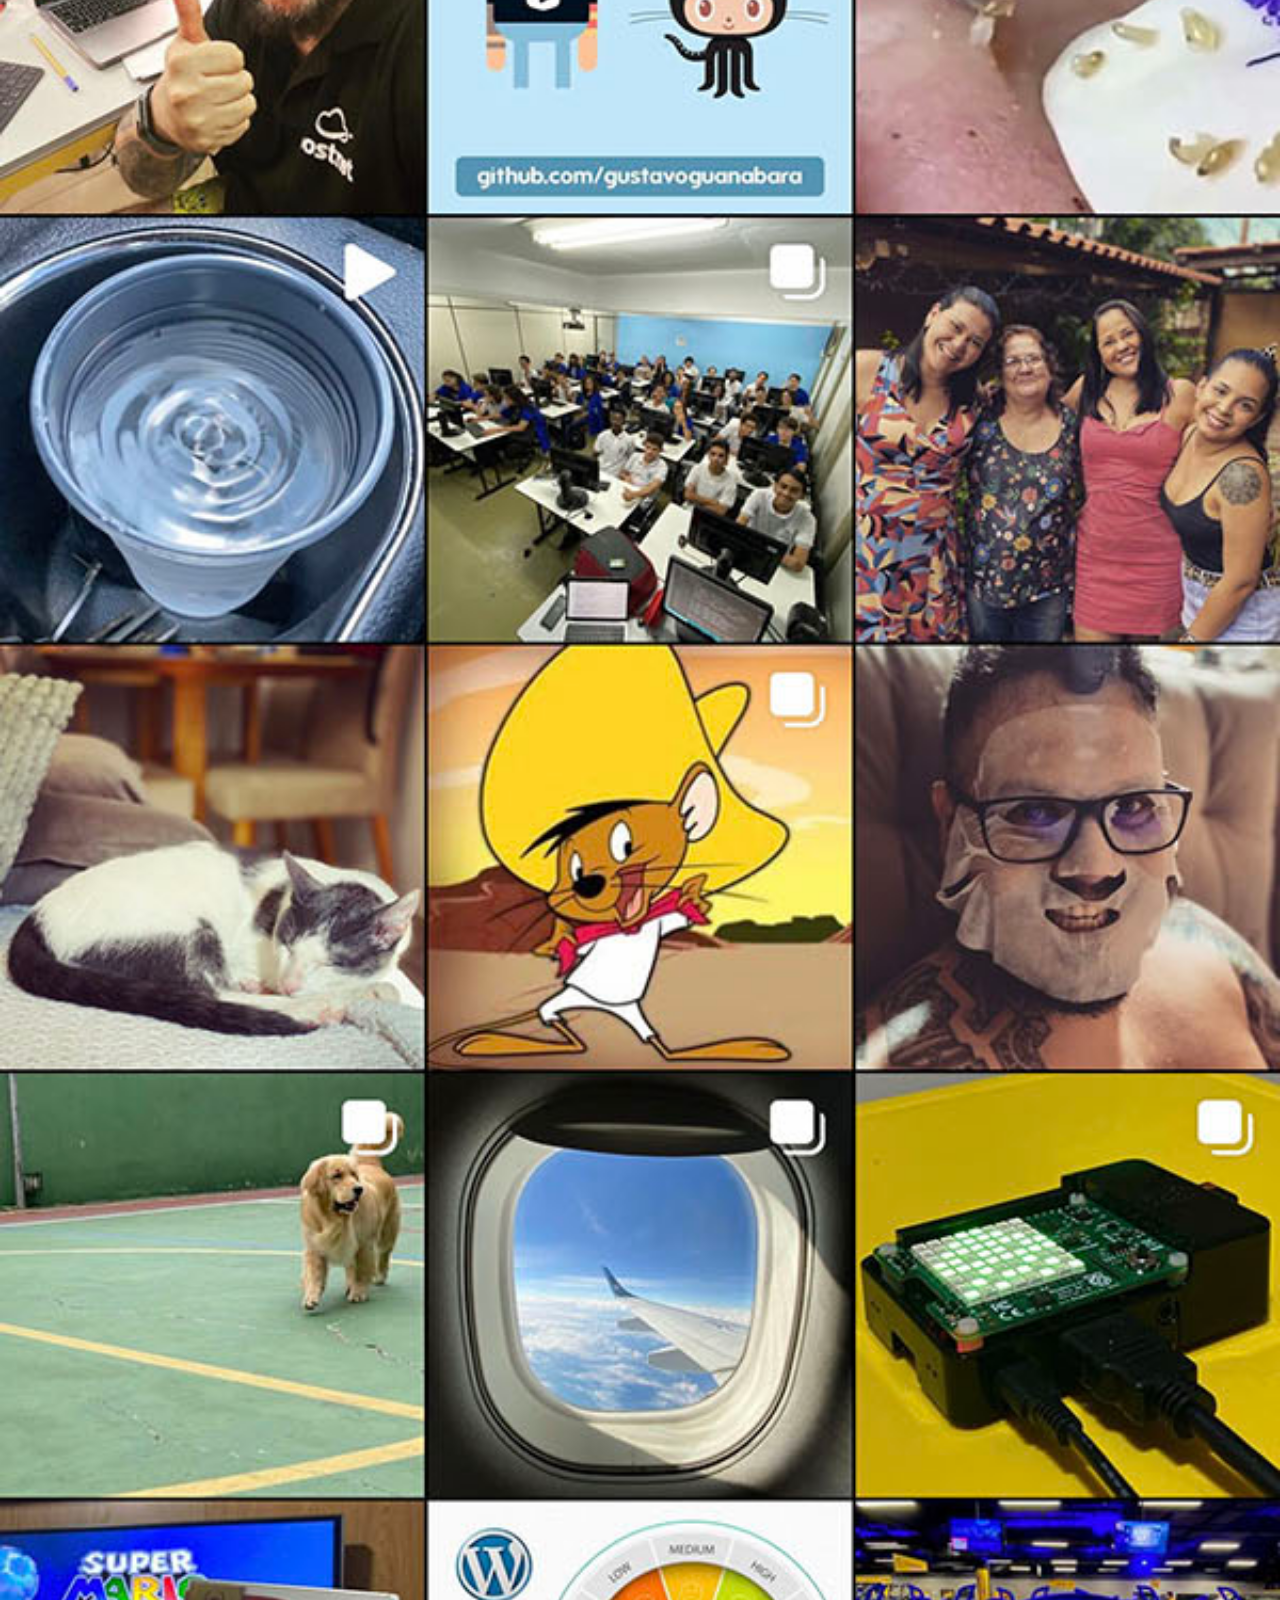
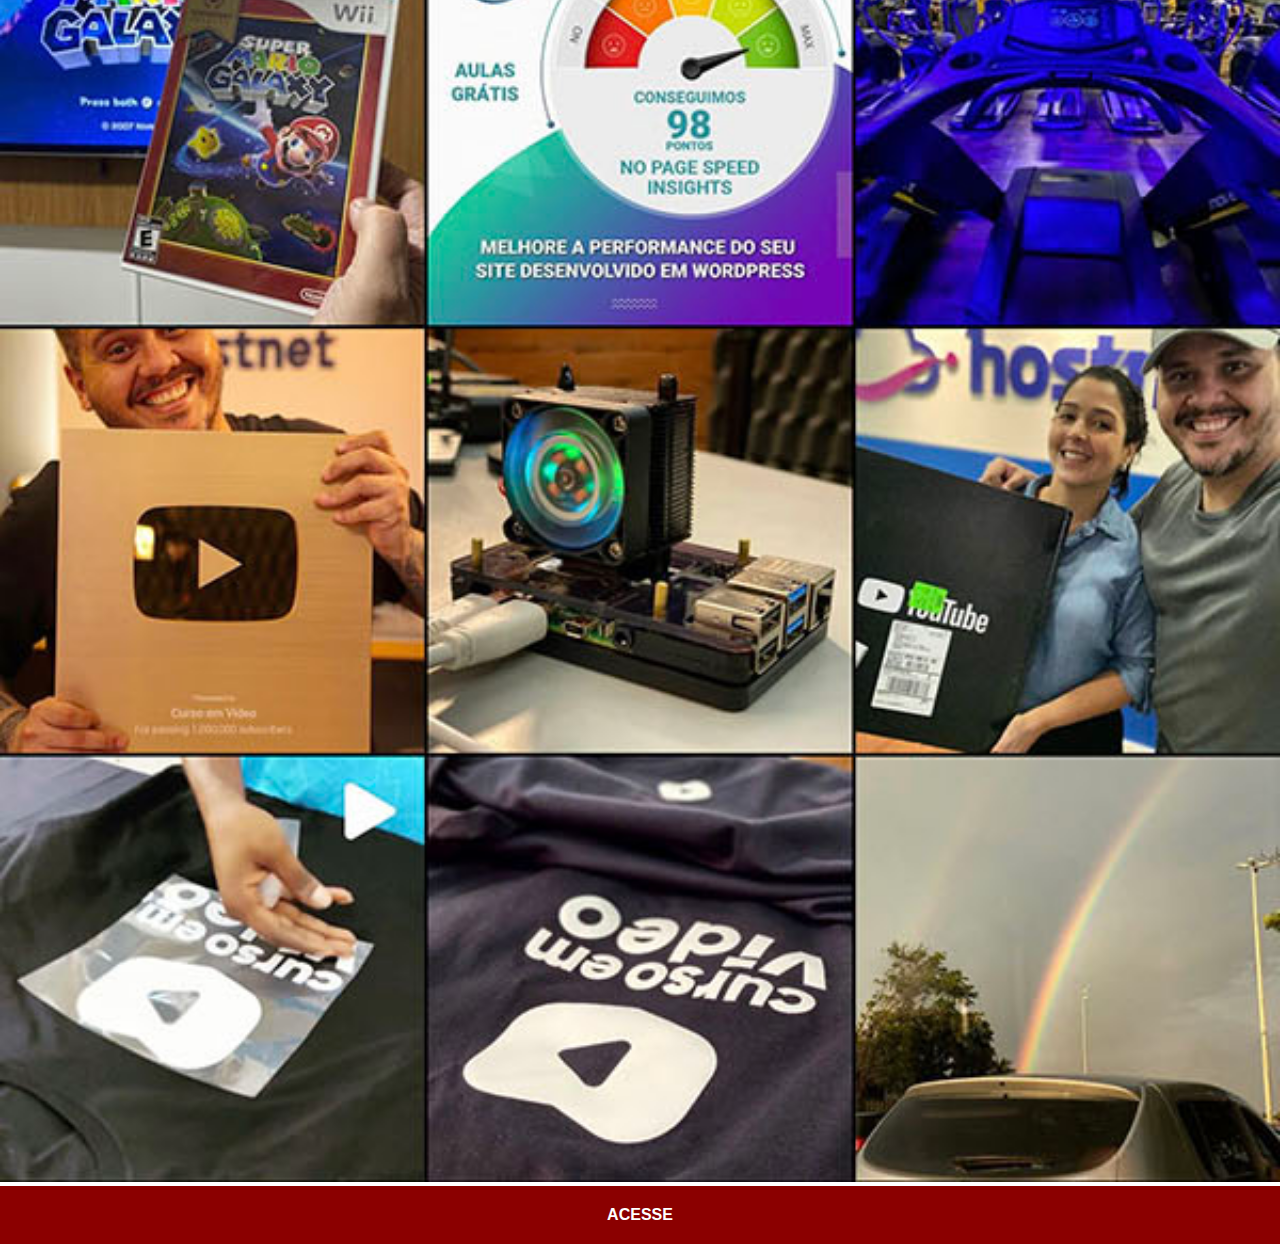
<file: instagram.html>
<!DOCTYPE html>
<html lang="Pt-br">
<head>
    <meta charset="UTF-8">
    <meta http-equiv="X-UA-Compatible" content="IE=edge">
    <meta name="viewport" content="width=device-width, initial-scale=1.0">
    <link rel="stylesheet" href="estilos/social.css">
    <title>YouTube</title>
</head>
<body>
    <img src="imagens/imagens/tela-instagram.jpg" alt="tela do youtube">
    <a href="https://www.youtube.com/user/cursoemvideo/playlists" target="_blank">ACESSE</a>
</body>
</html>
</file>
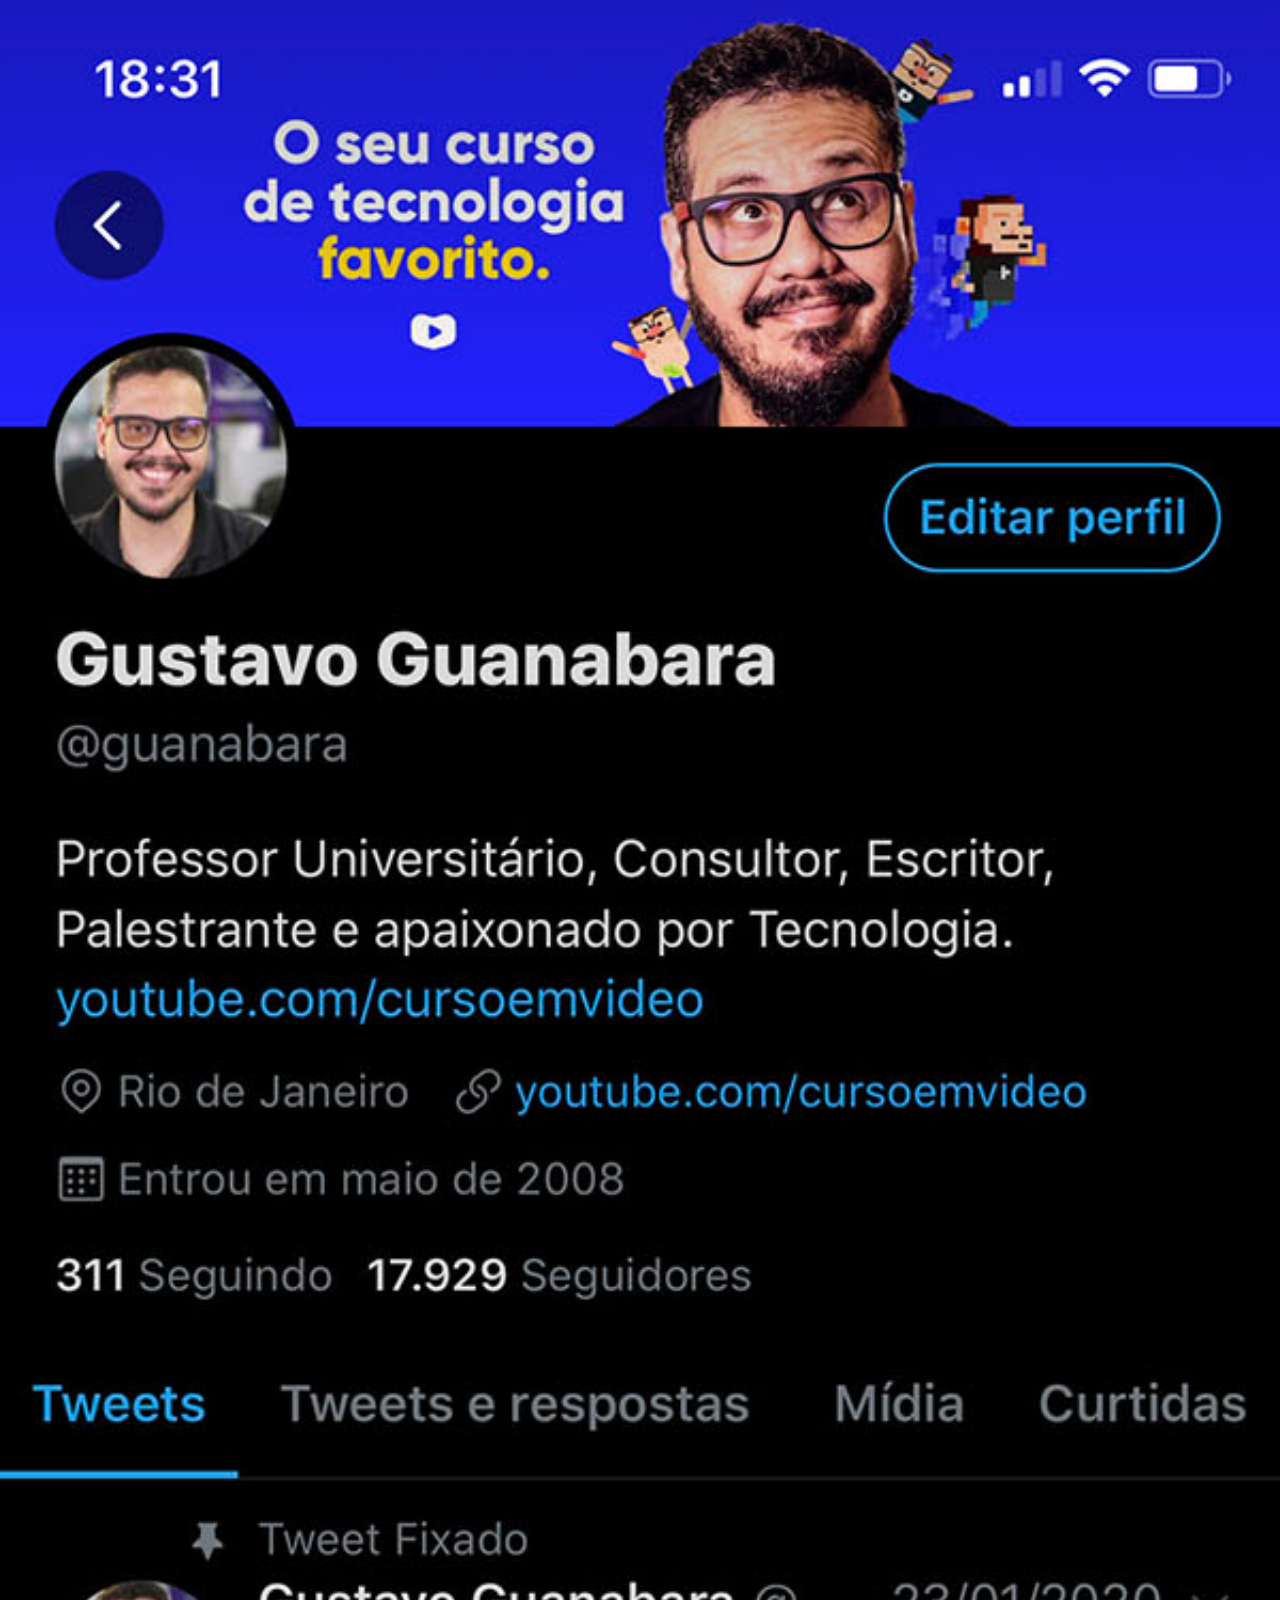
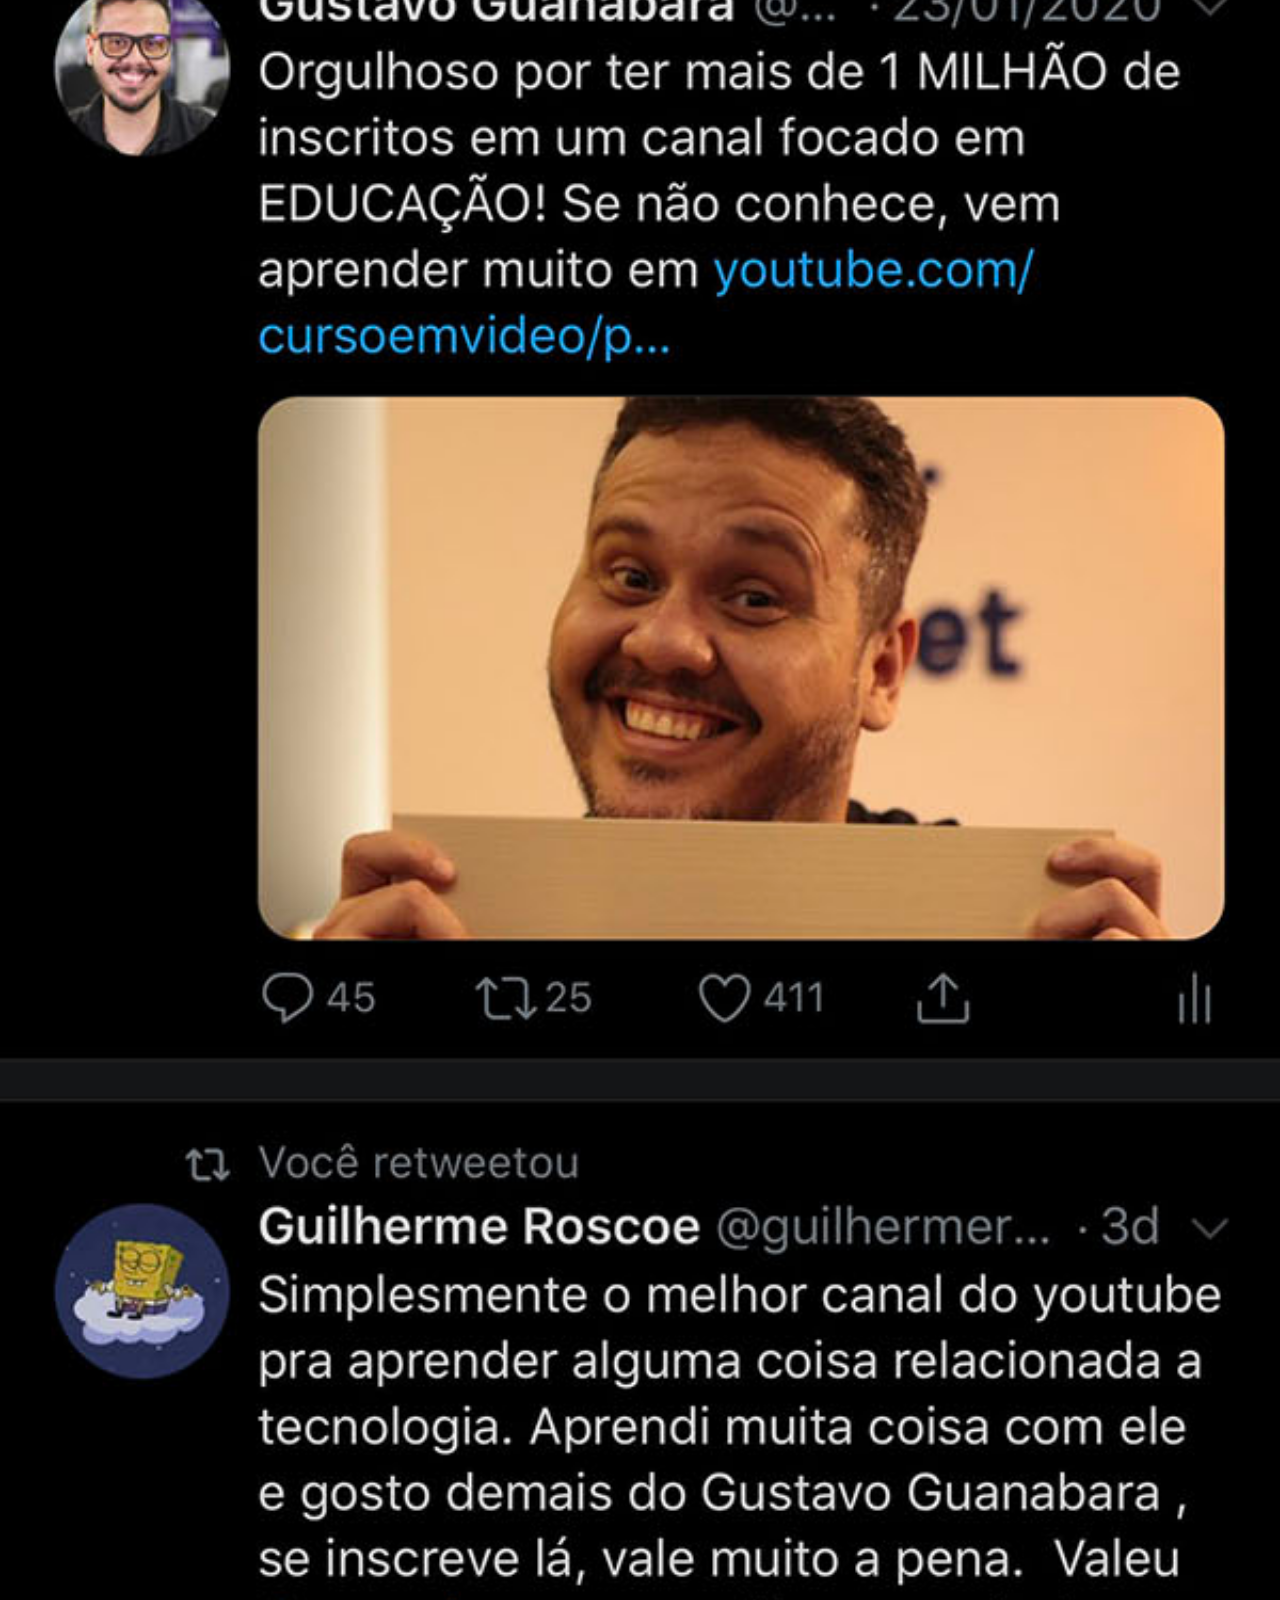
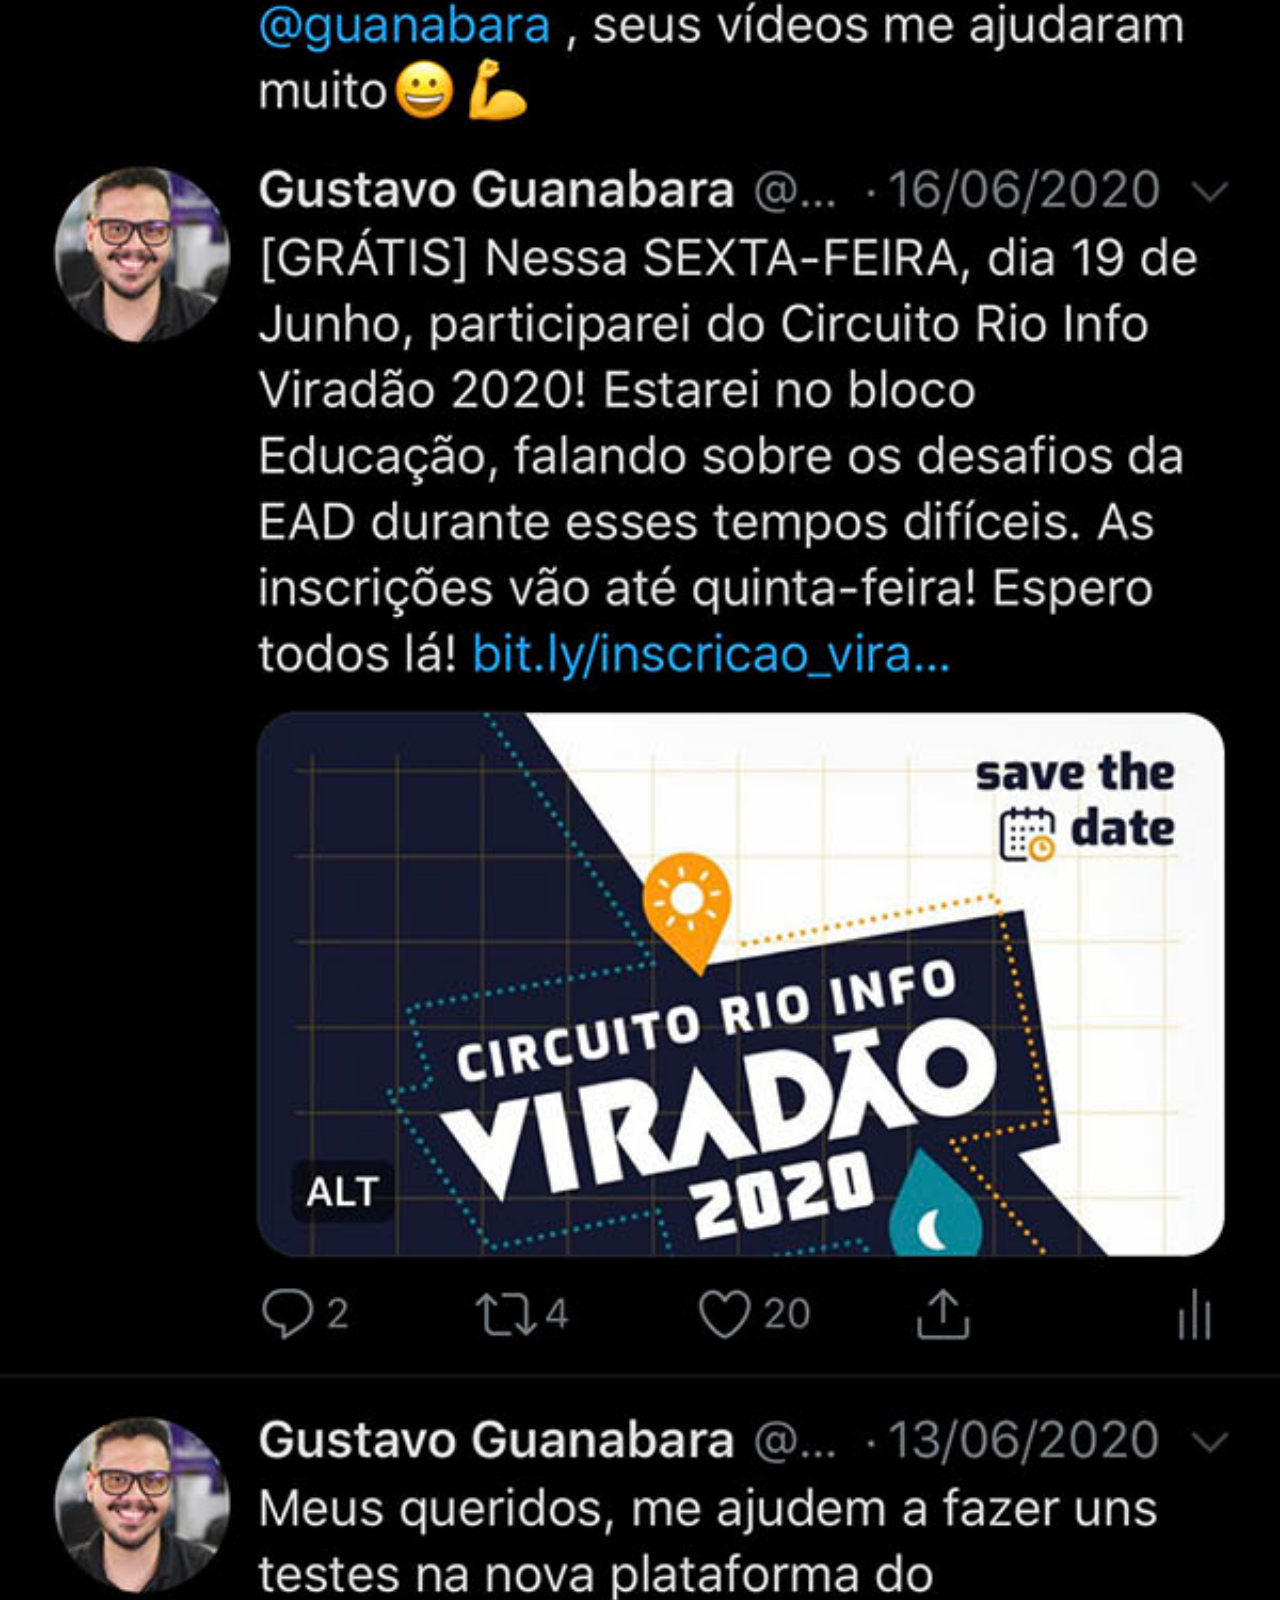
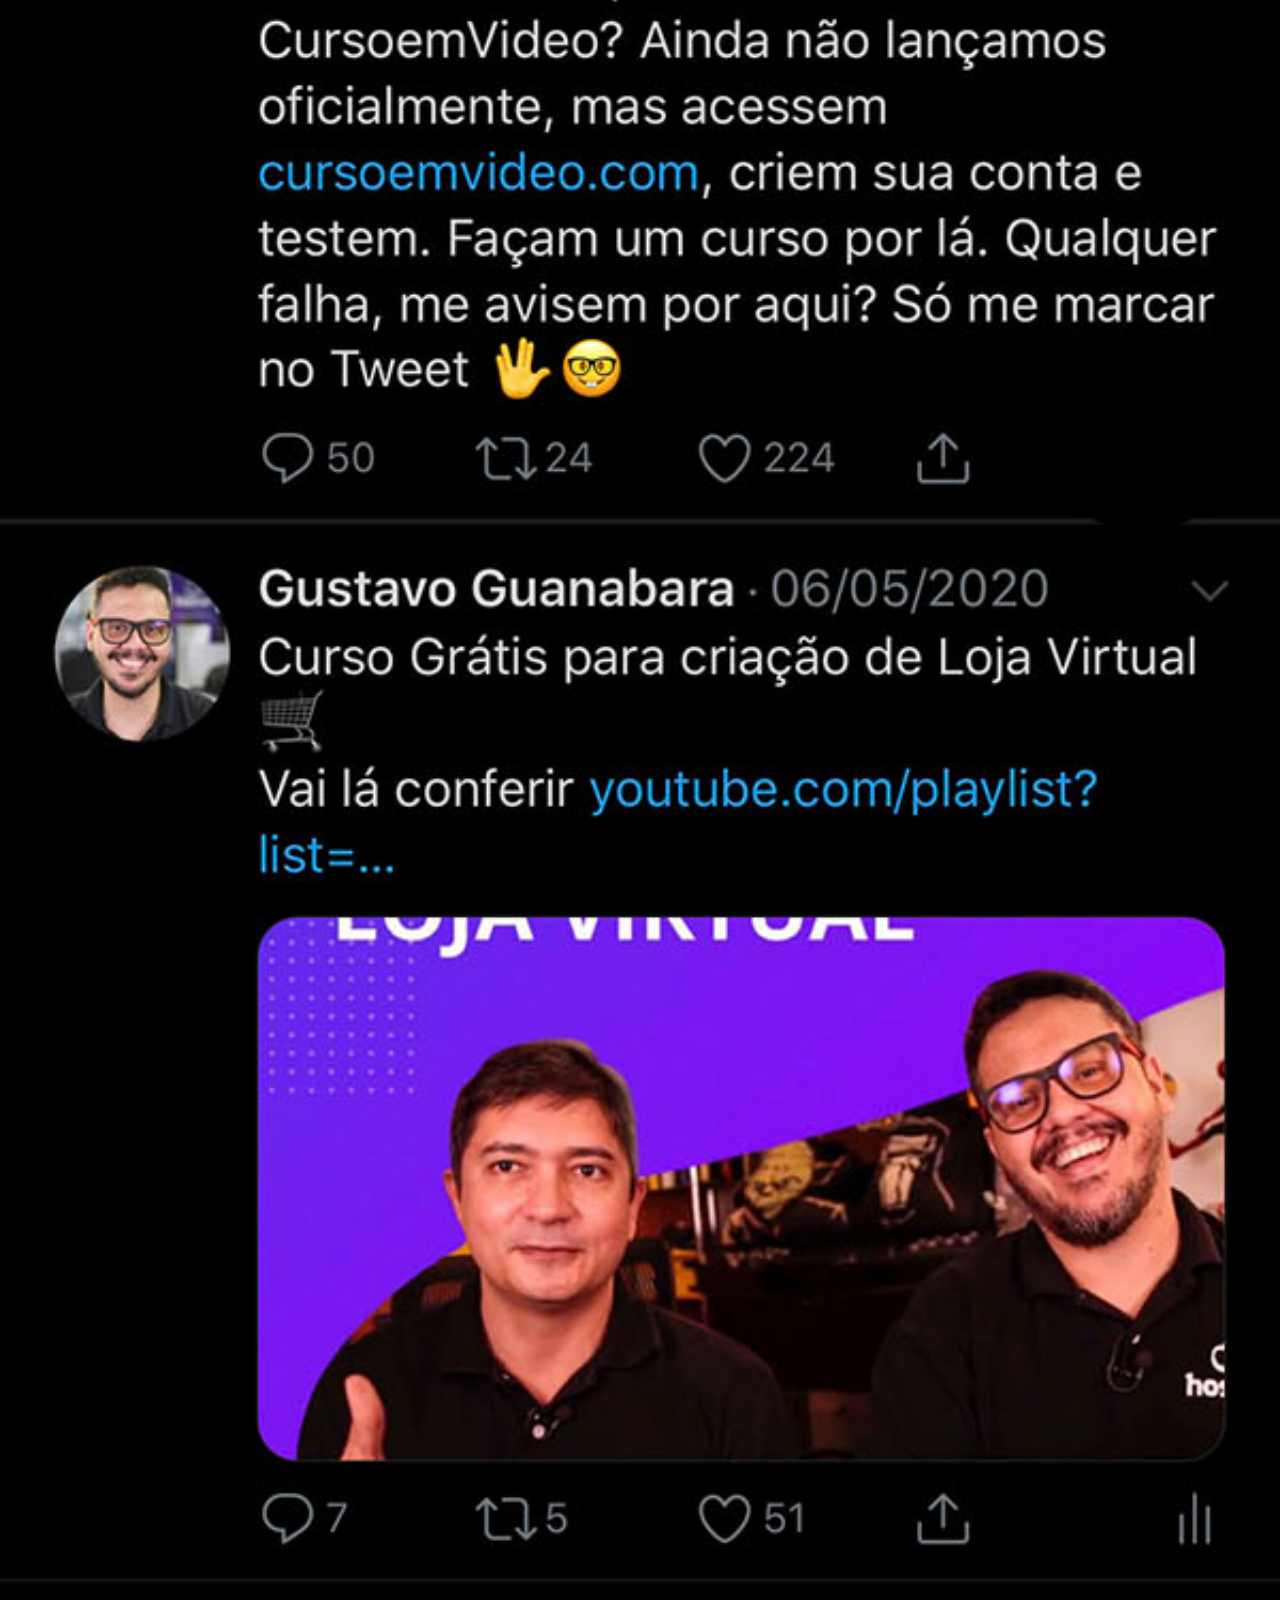
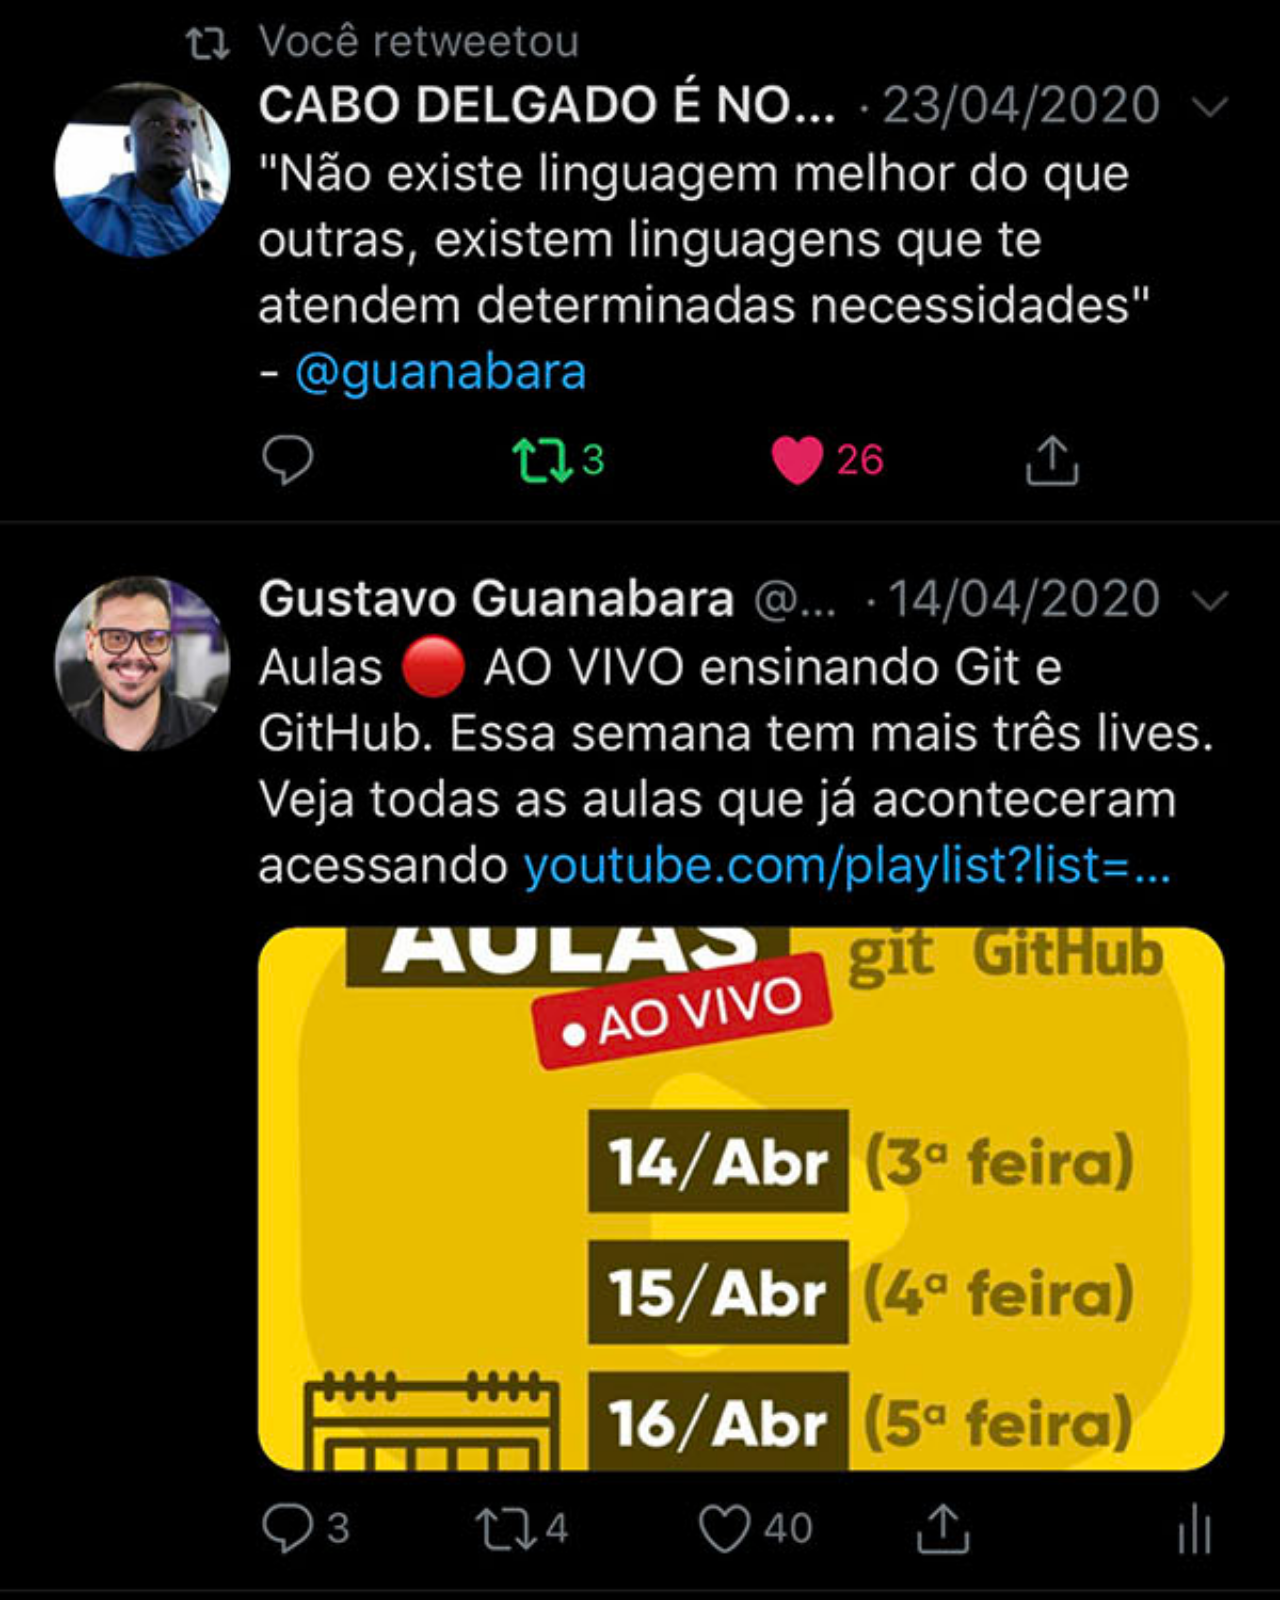
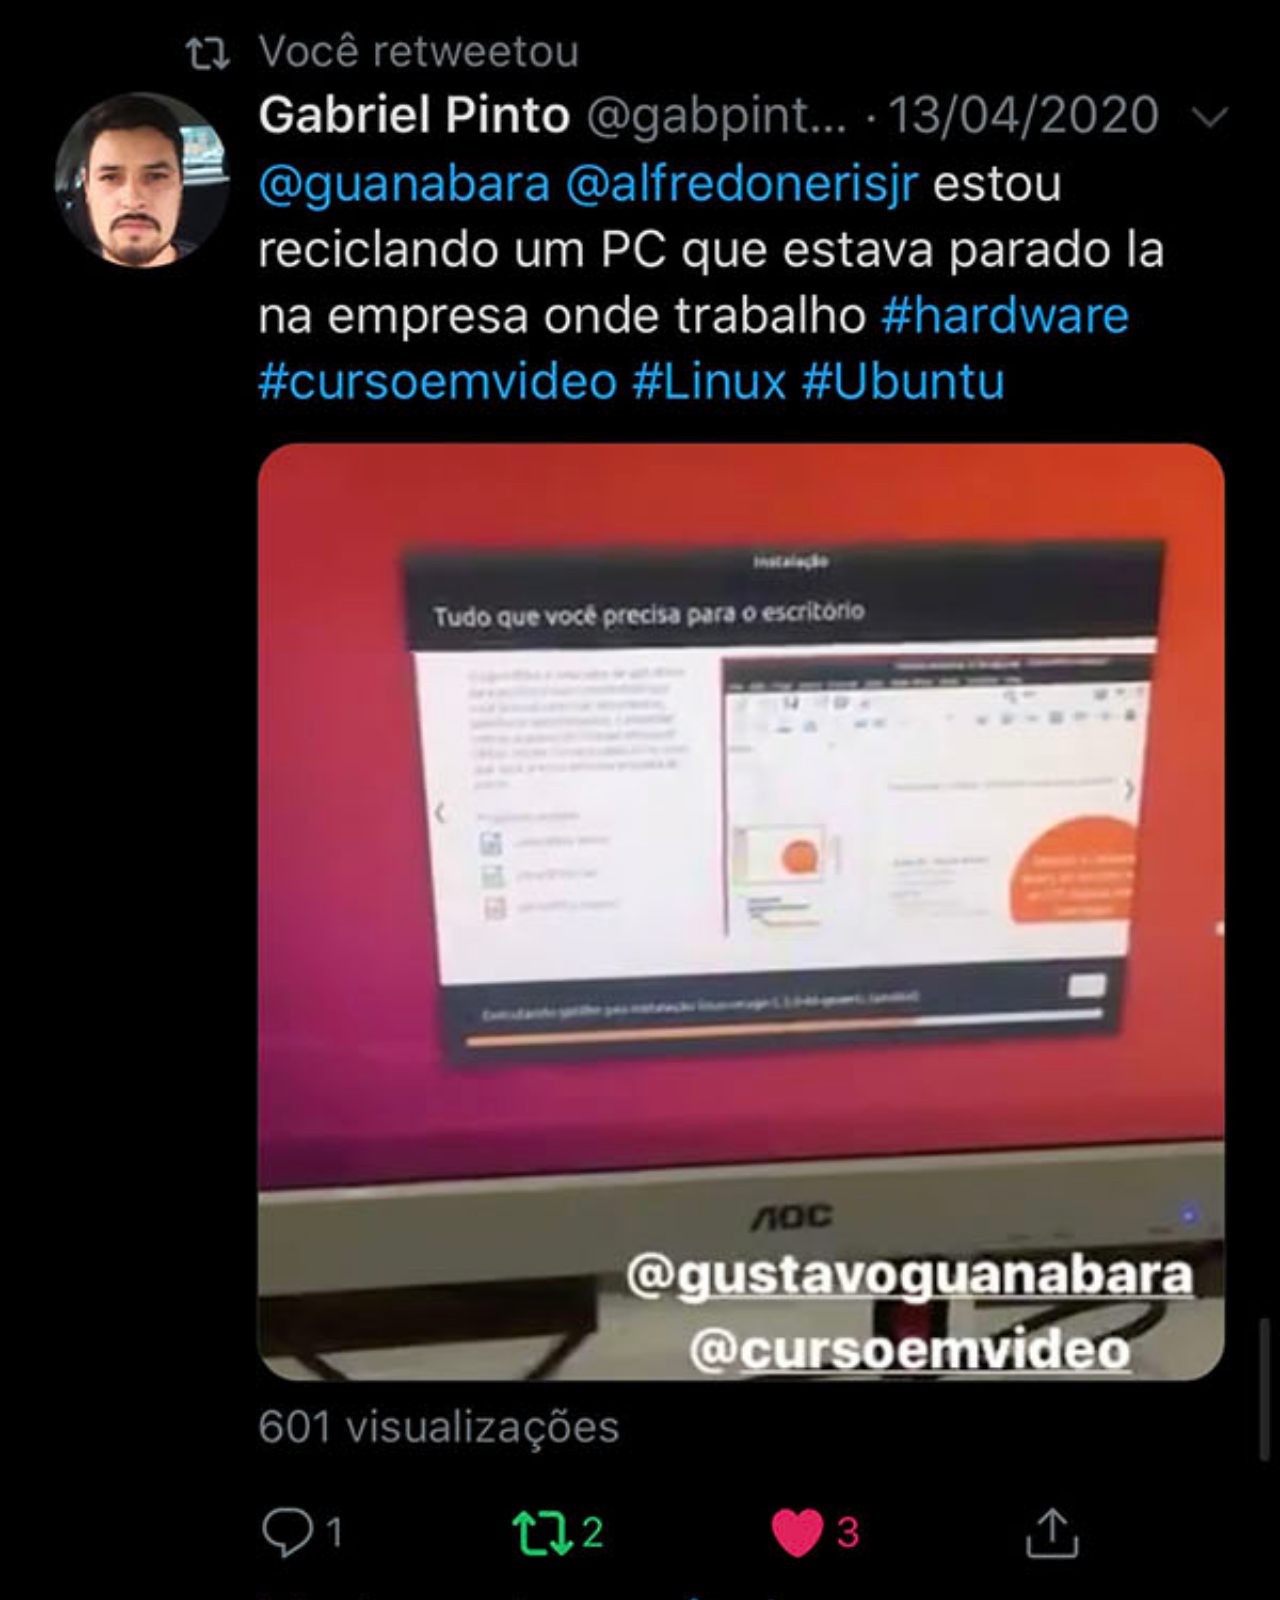
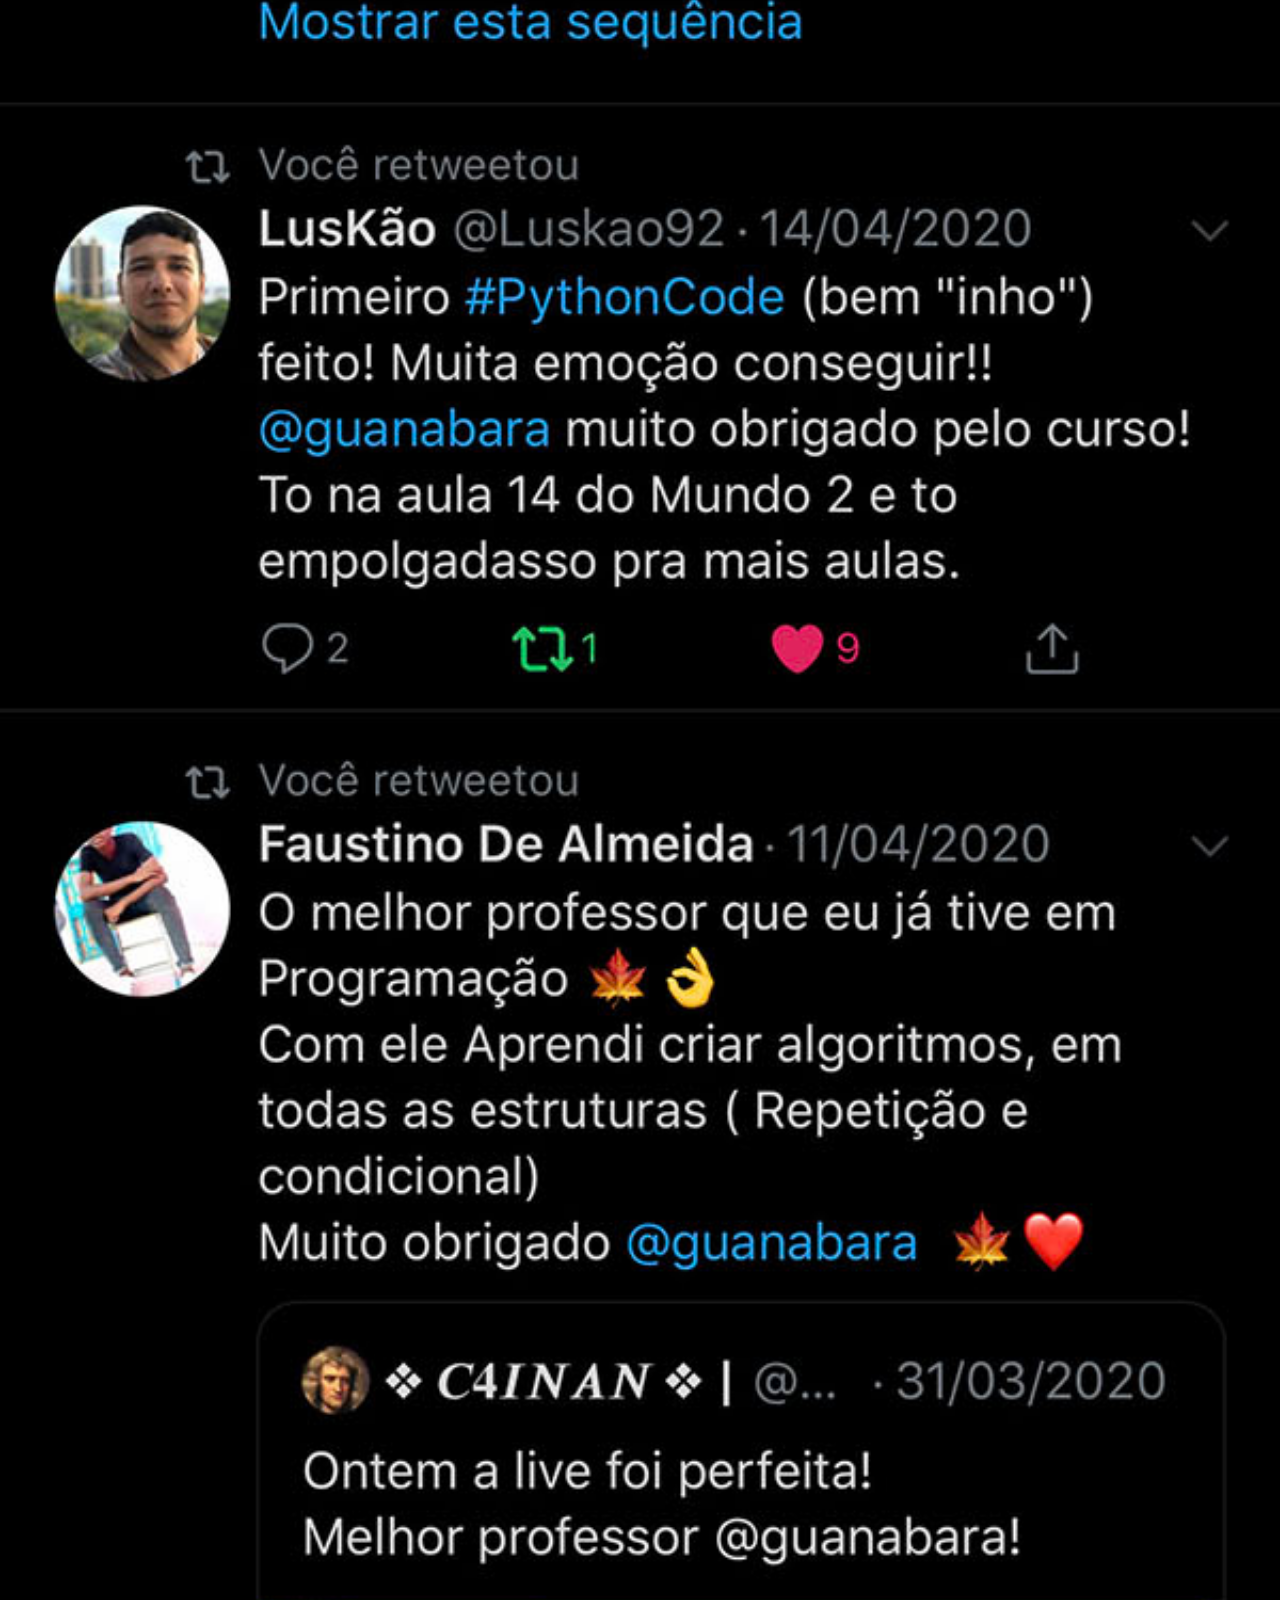
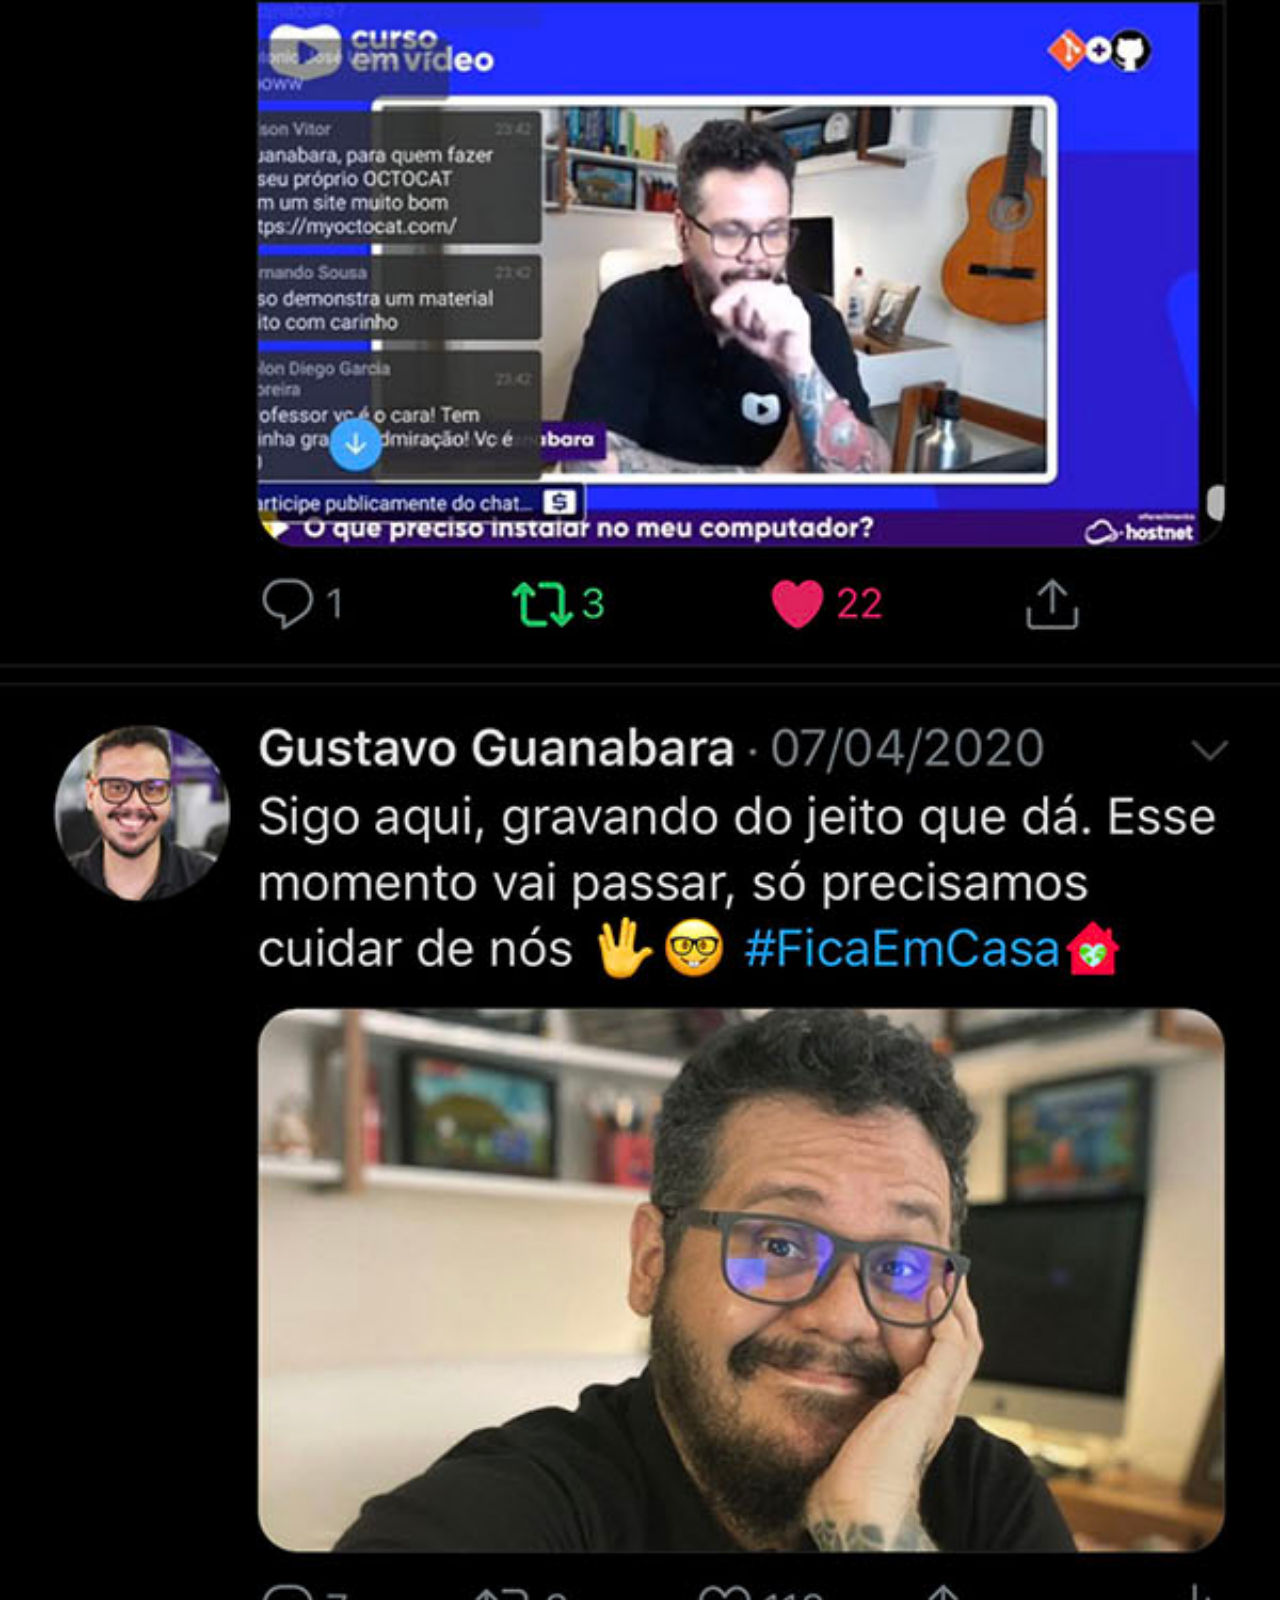
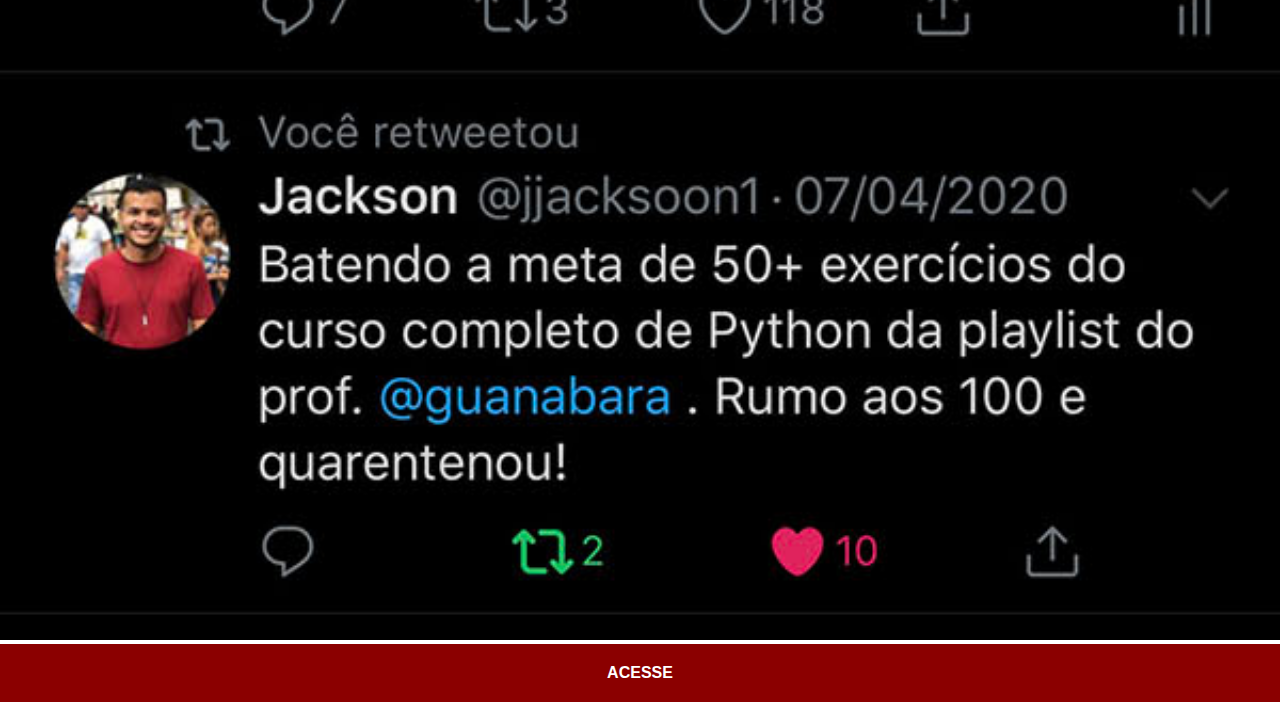
<file: twitter.html>
<!DOCTYPE html>
<html lang="Pt-br">
<head>
    <meta charset="UTF-8">
    <meta http-equiv="X-UA-Compatible" content="IE=edge">
    <meta name="viewport" content="width=device-width, initial-scale=1.0">
    <link rel="stylesheet" href="estilos/social.css">
    <title>YouTube</title>
</head>
<body>
    <img src="imagens/imagens/tela-twitter.jpg" alt="tela do youtube">
    <a href="https://www.youtube.com/user/cursoemvideo/playlists" target="_blank">ACESSE</a>
</body>
</html>
</file>
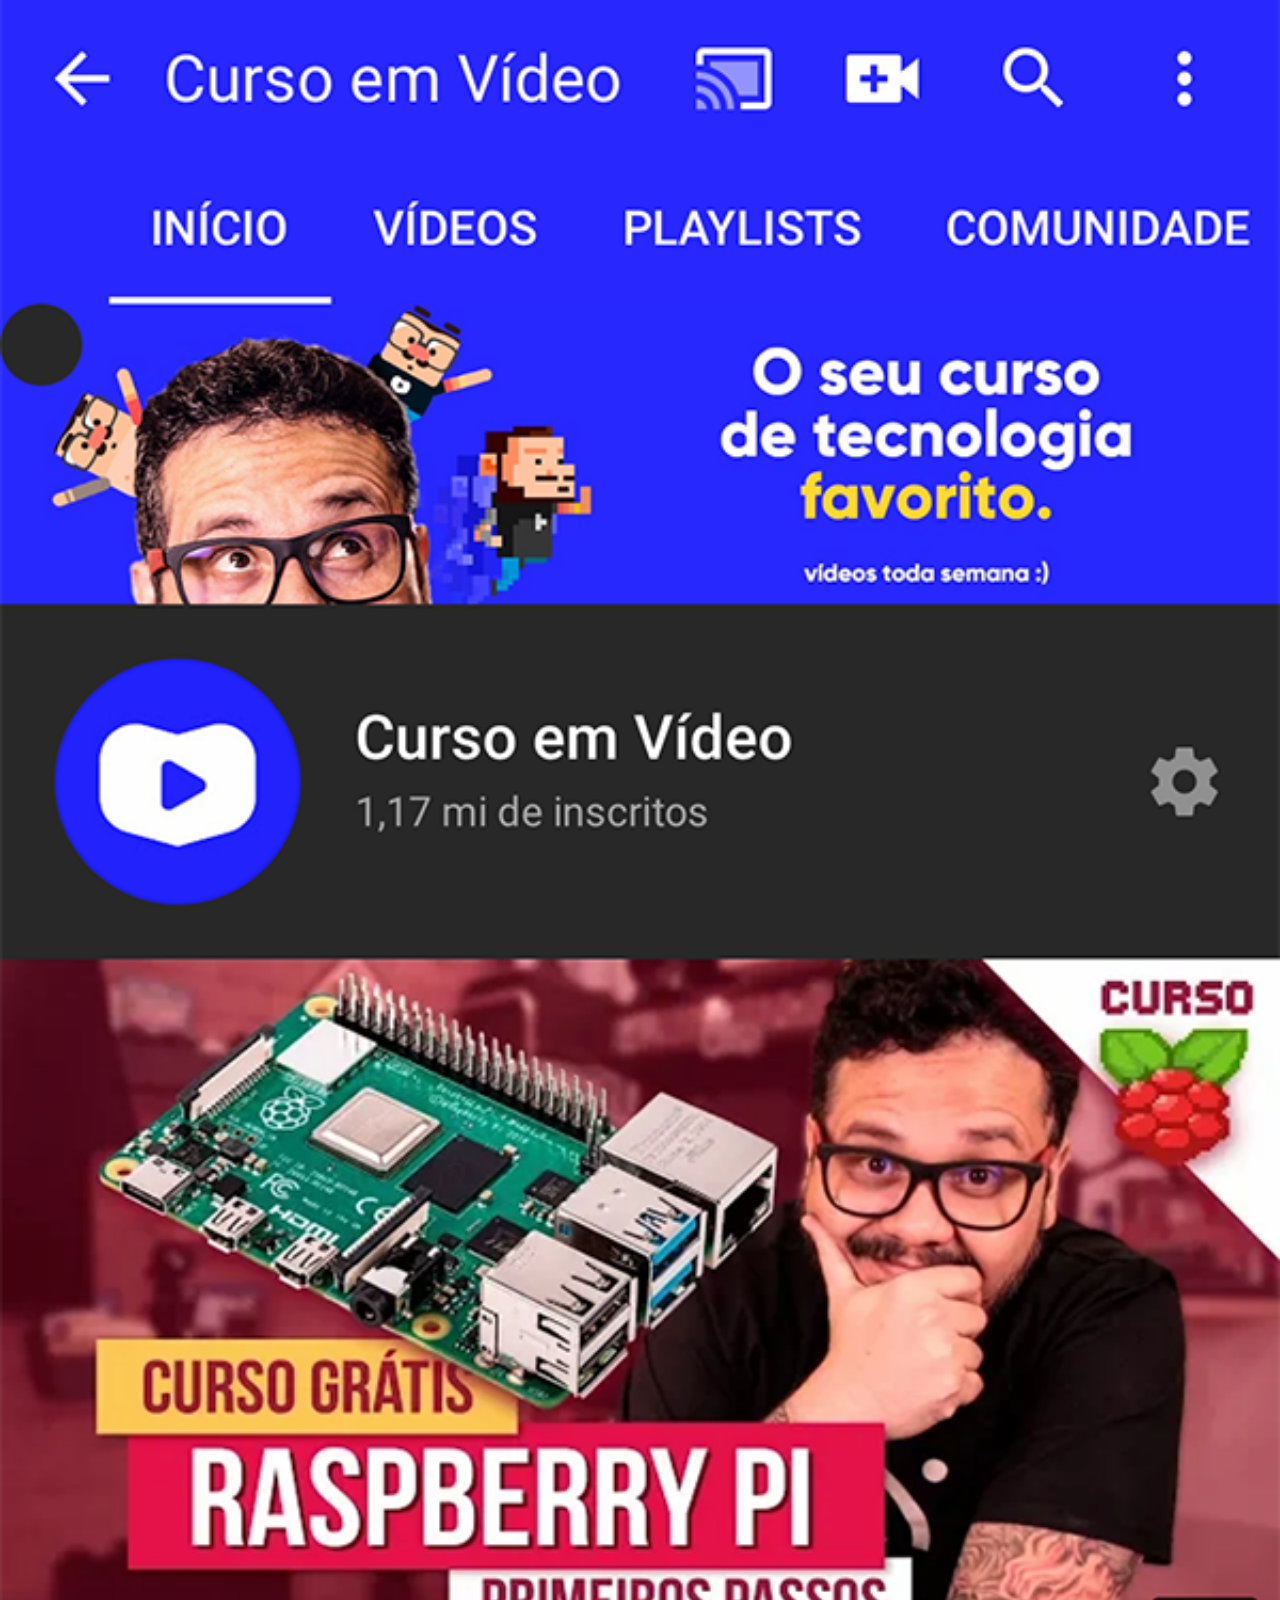
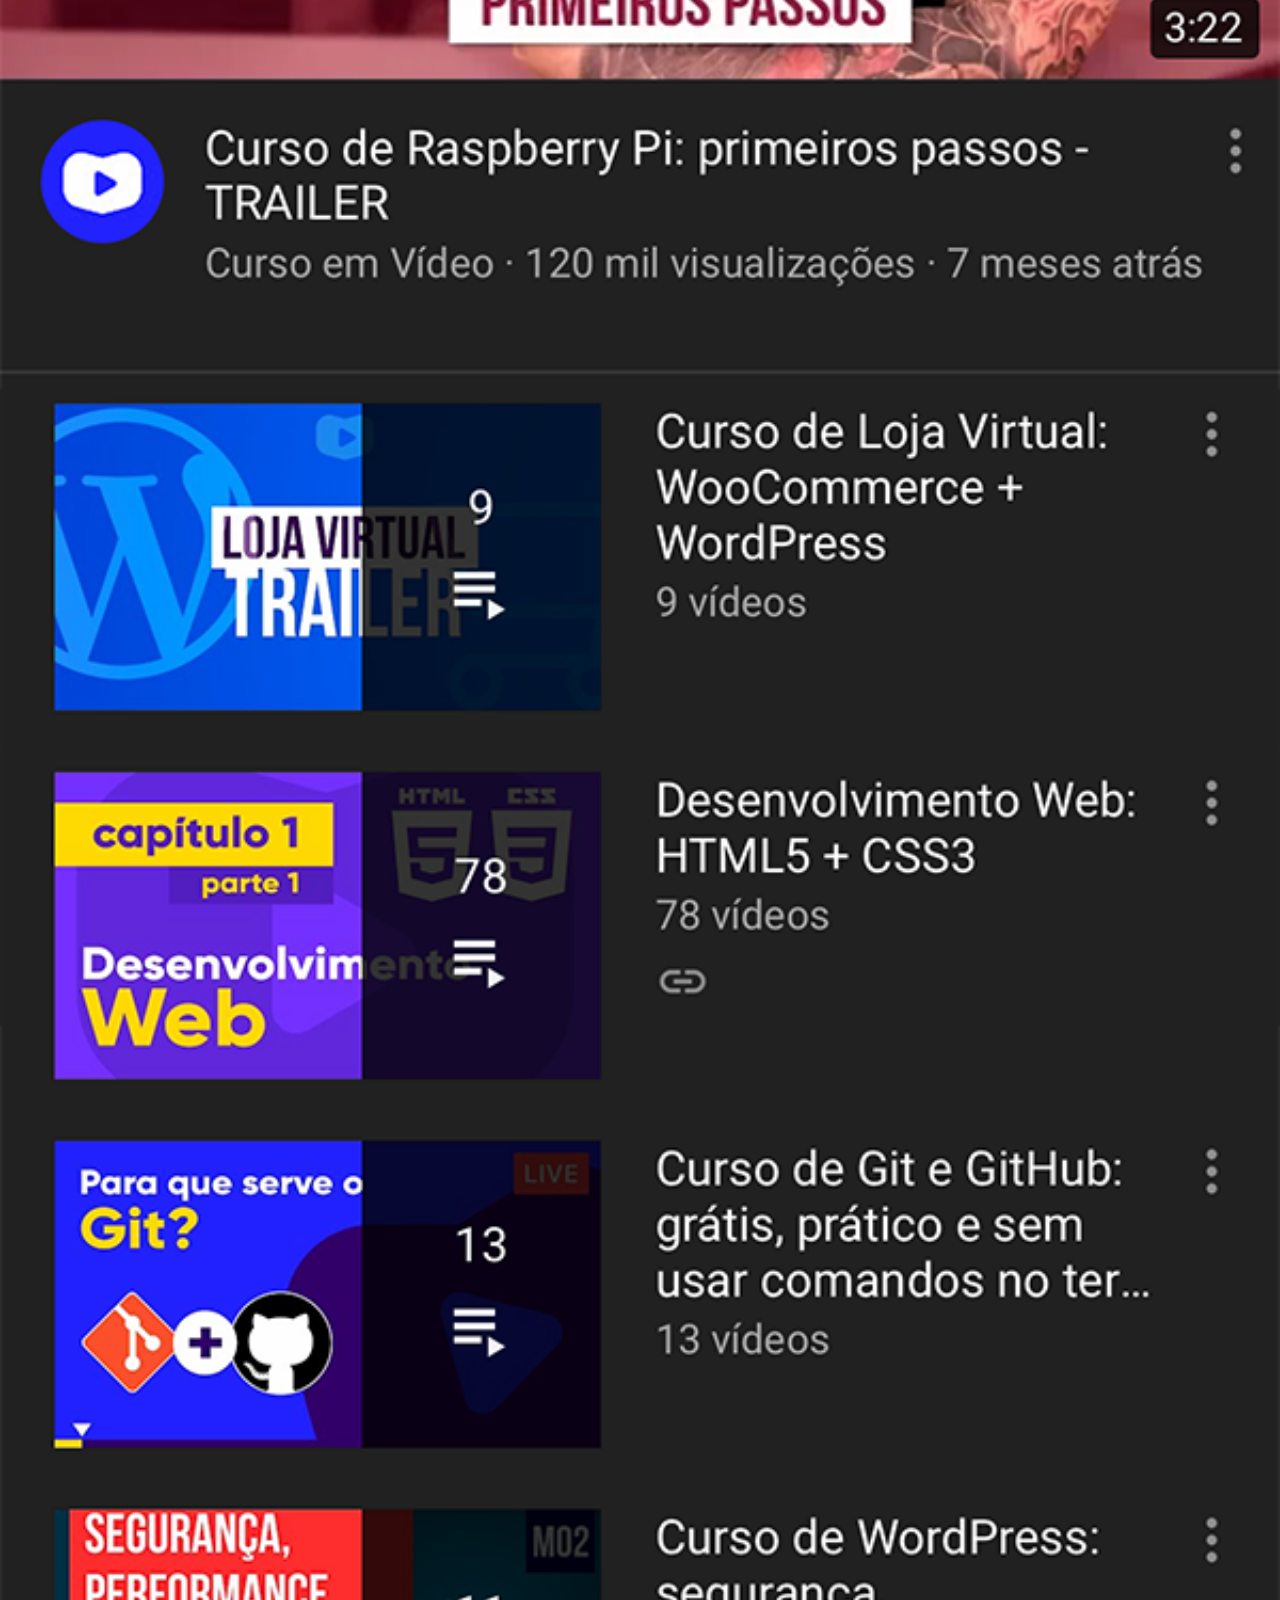
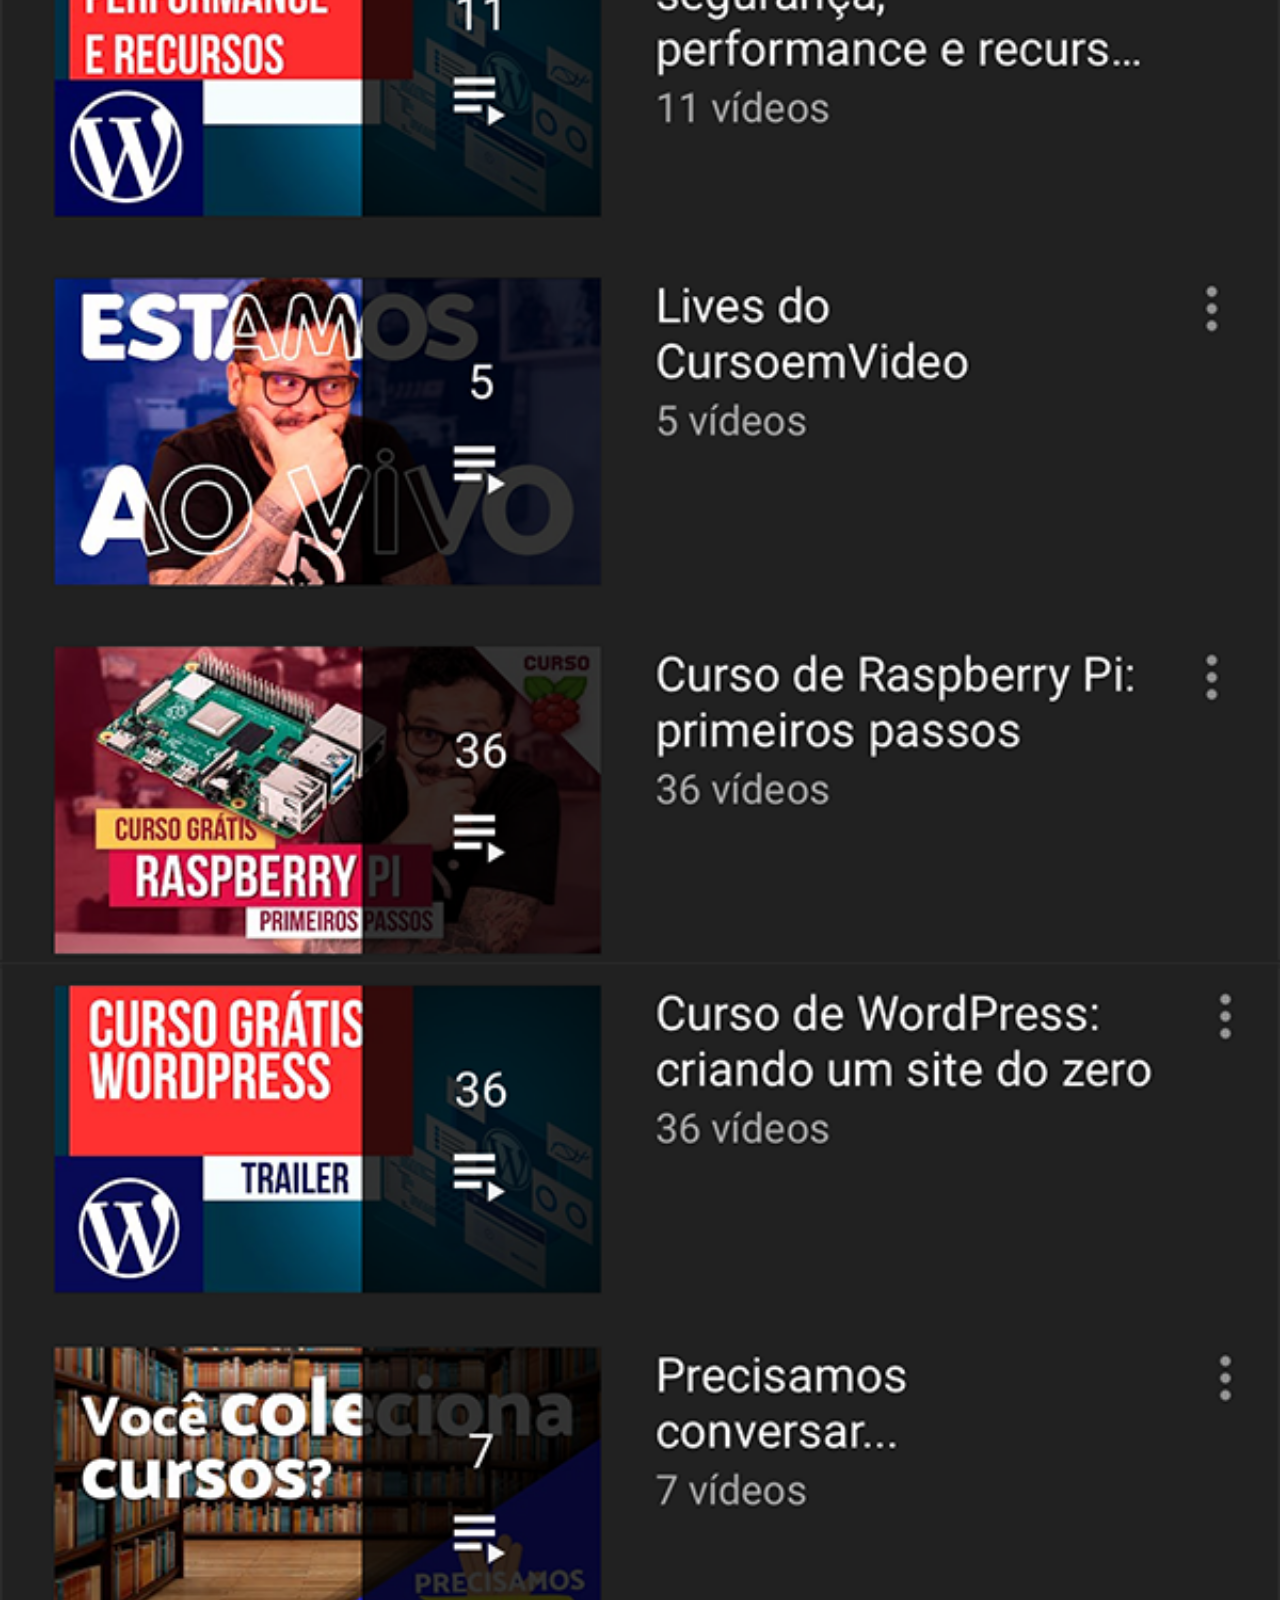
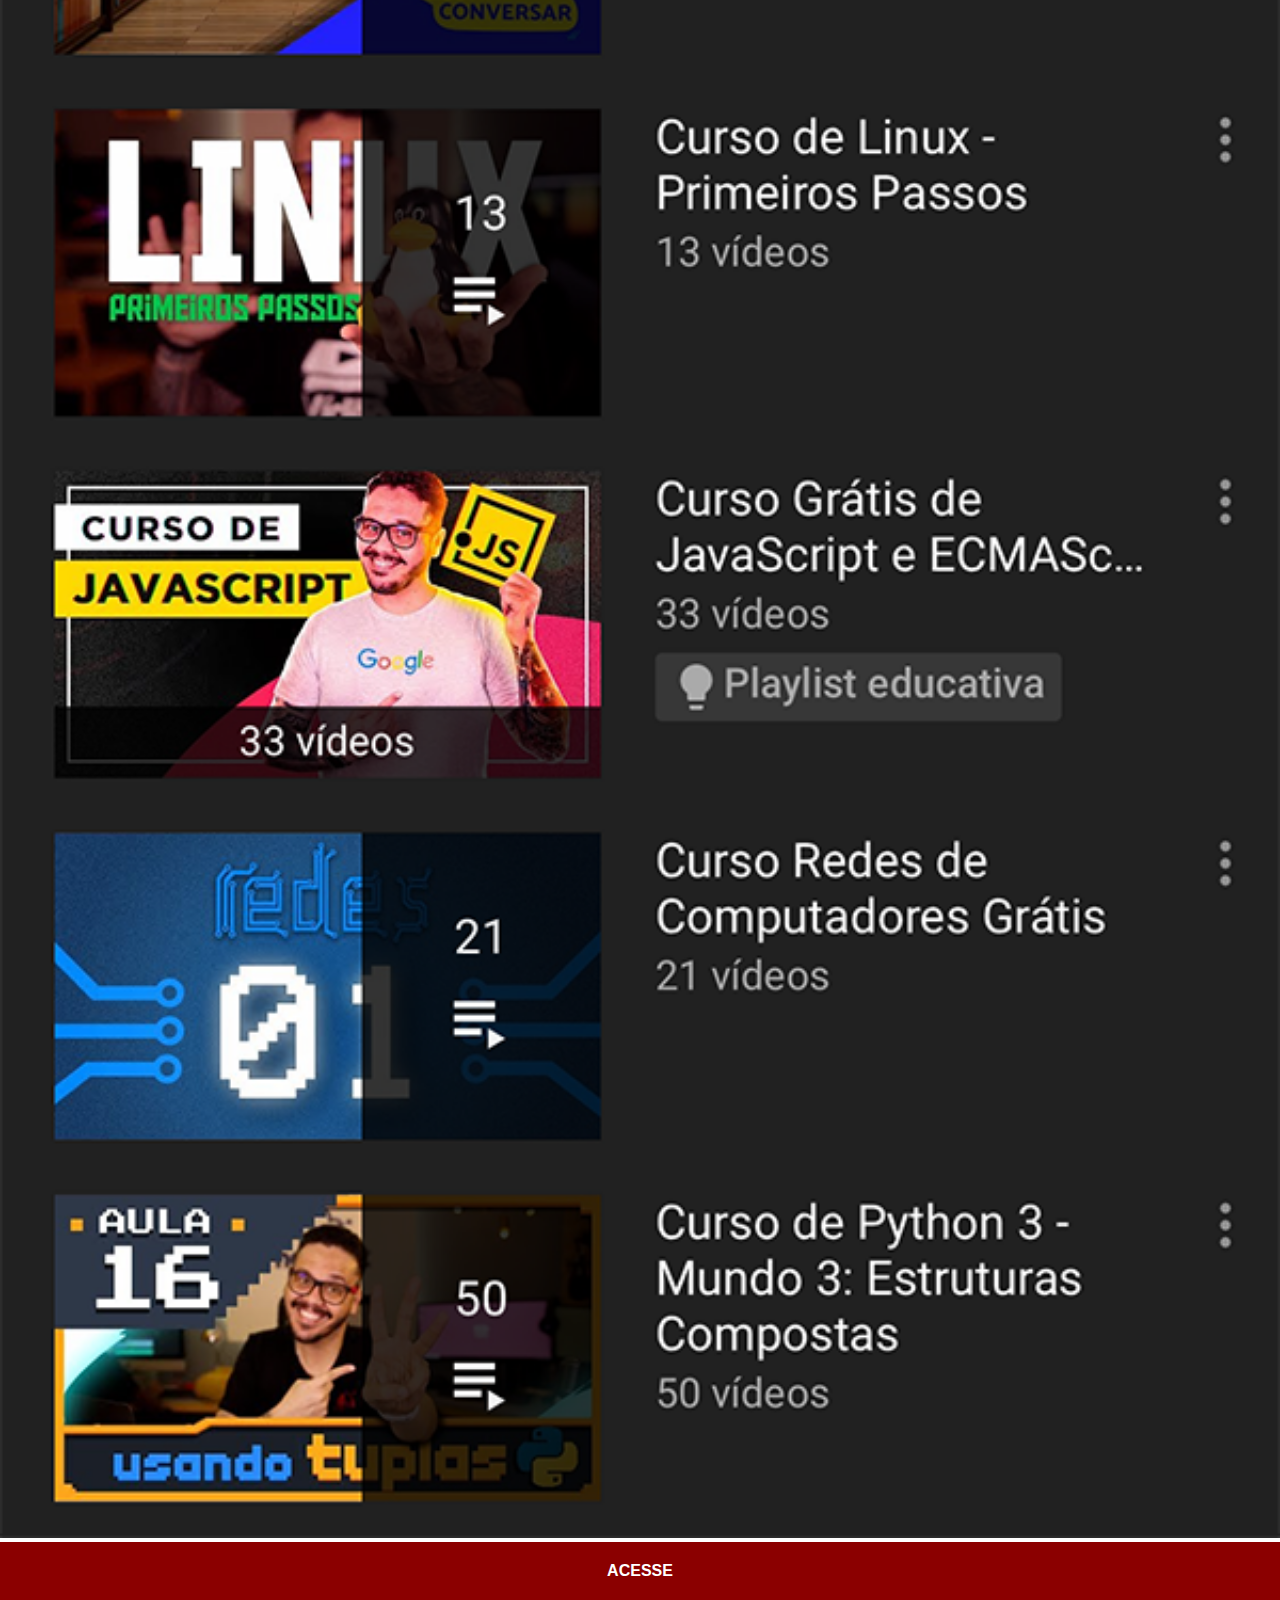
<file: youtube.html>
<!DOCTYPE html>
<html lang="Pt-br">
<head>
    <meta charset="UTF-8">
    <meta http-equiv="X-UA-Compatible" content="IE=edge">
    <meta name="viewport" content="width=device-width, initial-scale=1.0">
    <link rel="stylesheet" href="estilos/social.css">
    <title>YouTube</title>
</head>
<body>
    <img src="imagens/imagens/tela-youtube.png" alt="tela do youtube">
    <a href="https://www.youtube.com/user/cursoemvideo/playlists" target="_blank">ACESSE</a>
</body>
</html>
</file>
<file: estilos/style.css>
@charset "UTF-8";

* {
    margin: 0px;
    padding: 0px;
}


html, body {
    height: 100vh;
    width: 100vw;
    background-color: black;
}

main {
    position: relative;
    height: 100vh;
}

body {
    background: url(../imagens/imagens/fundo-madeira.jpg) no-repeat top center;
    background-size: cover;
    background-attachment: fixed;
}

section#telefone {
    position: absolute;
    top: 50%;
    left: 50%;
    transform: translate(-50%, -50%);

    height: 626px;
    width: 311px;
    
    background: url(../imagens/imagens/frame-iphone.png) no-repeat;
}

iframe#tela {
    position: relative;
    top: 80px;
    left: 22px;
    width: 269px;
    height: 471px;
}

section#redes-sociais {
    text-align: right;
}

section#redes-sociais img {
    width: 50px;
    margin: 10px;
    border-radius: 50%;
    box-shadow: 2px 2px 5px rgba(0, 0, 0, 0.404);
    box-sizing: border-box;
}

section#redes-sociais img:hover {
    border: 2px solid white;
    transform: translate(-3px, -3px);
    box-shadow: 5px 5px 10px rgba(0, 0, 0, 0.600);
    transition: transform 0.5s, border 0.5s;
}
</file>
<file: estilos/social.css>
@charset "UTF-8";

* {
    margin: 0;
    padding: 0;
    font-family: Arial, Helvetica, sans-serif;
}

::-webkit-scrollbar {
    width: 0;
    height: 0;
}

img {
    width: 100vw;

}

a {
    display: block;
    background-color: darkred;
    color: white;
    padding: 20px;
    text-align: center;
    font-weight: bolder;
    text-decoration: none;
}

a:hover {
    background-color: red;
    transition: transform 0.5s;
}
</file>
